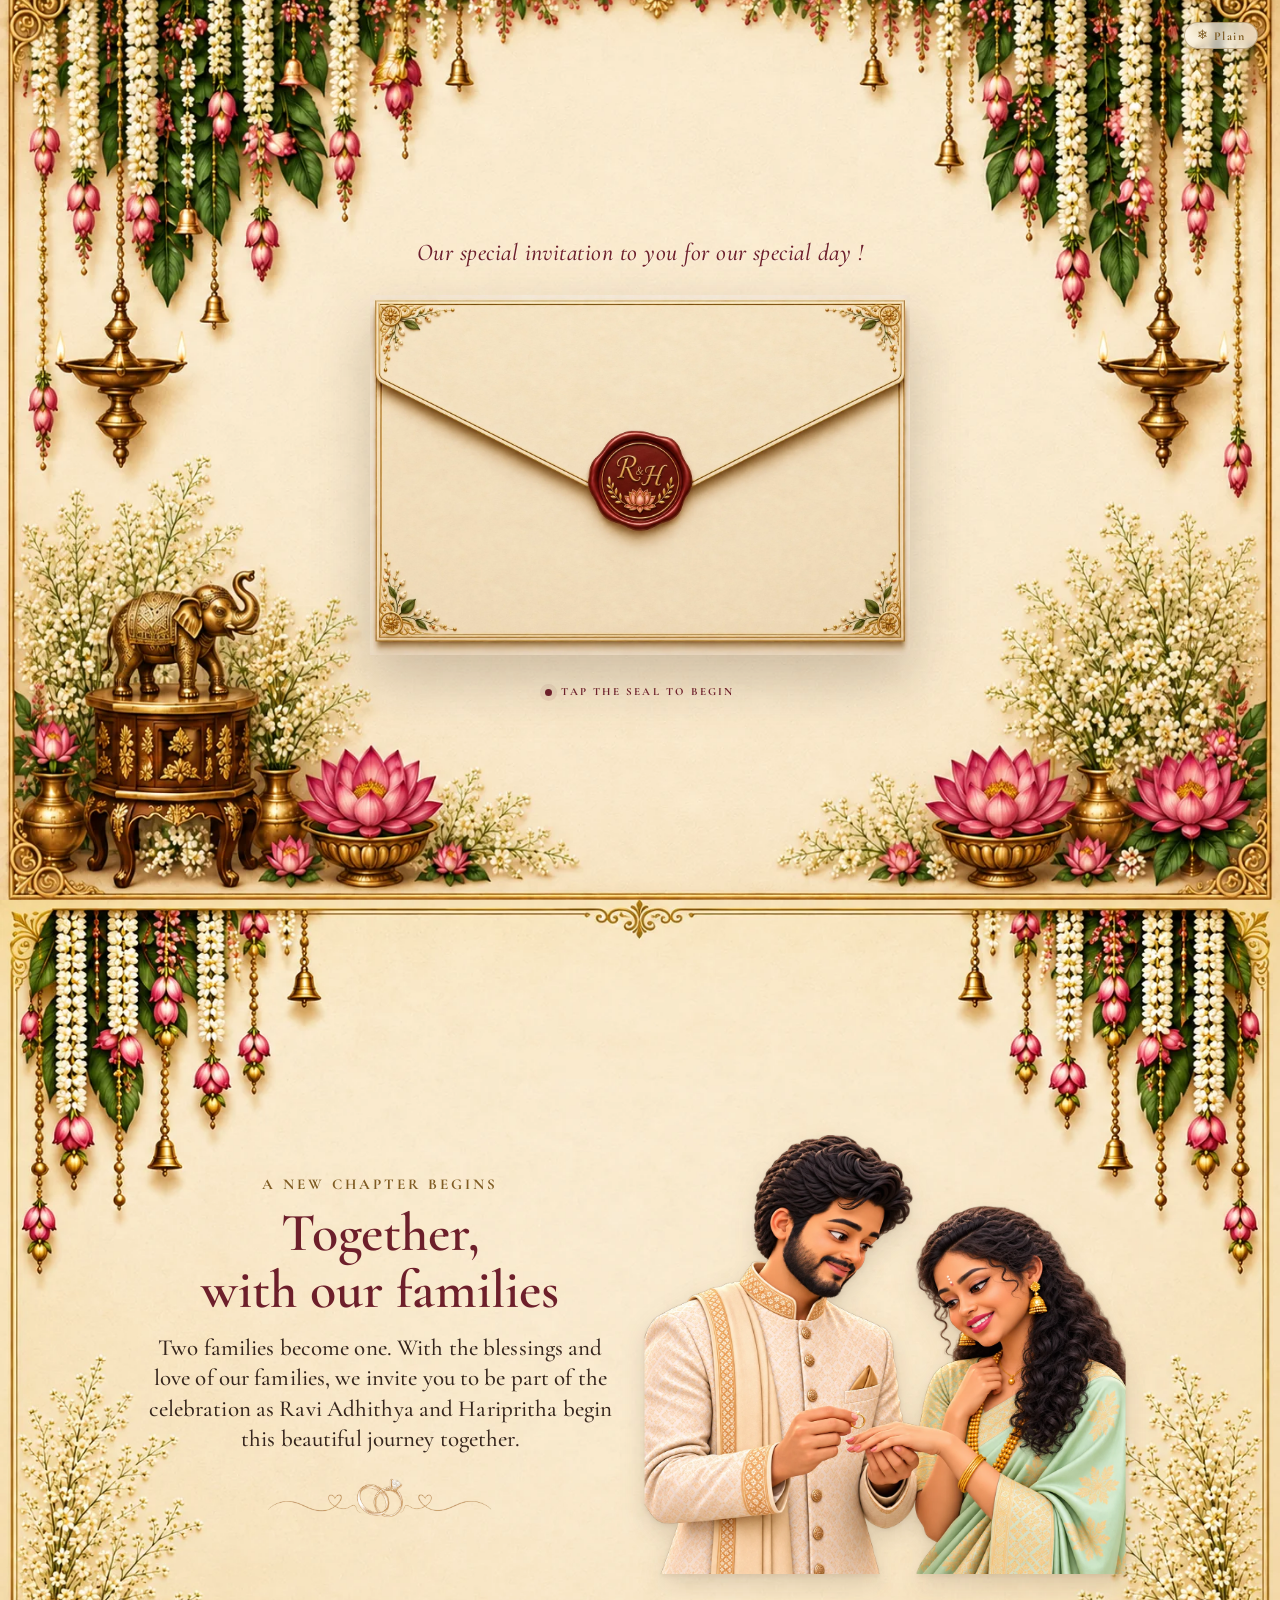
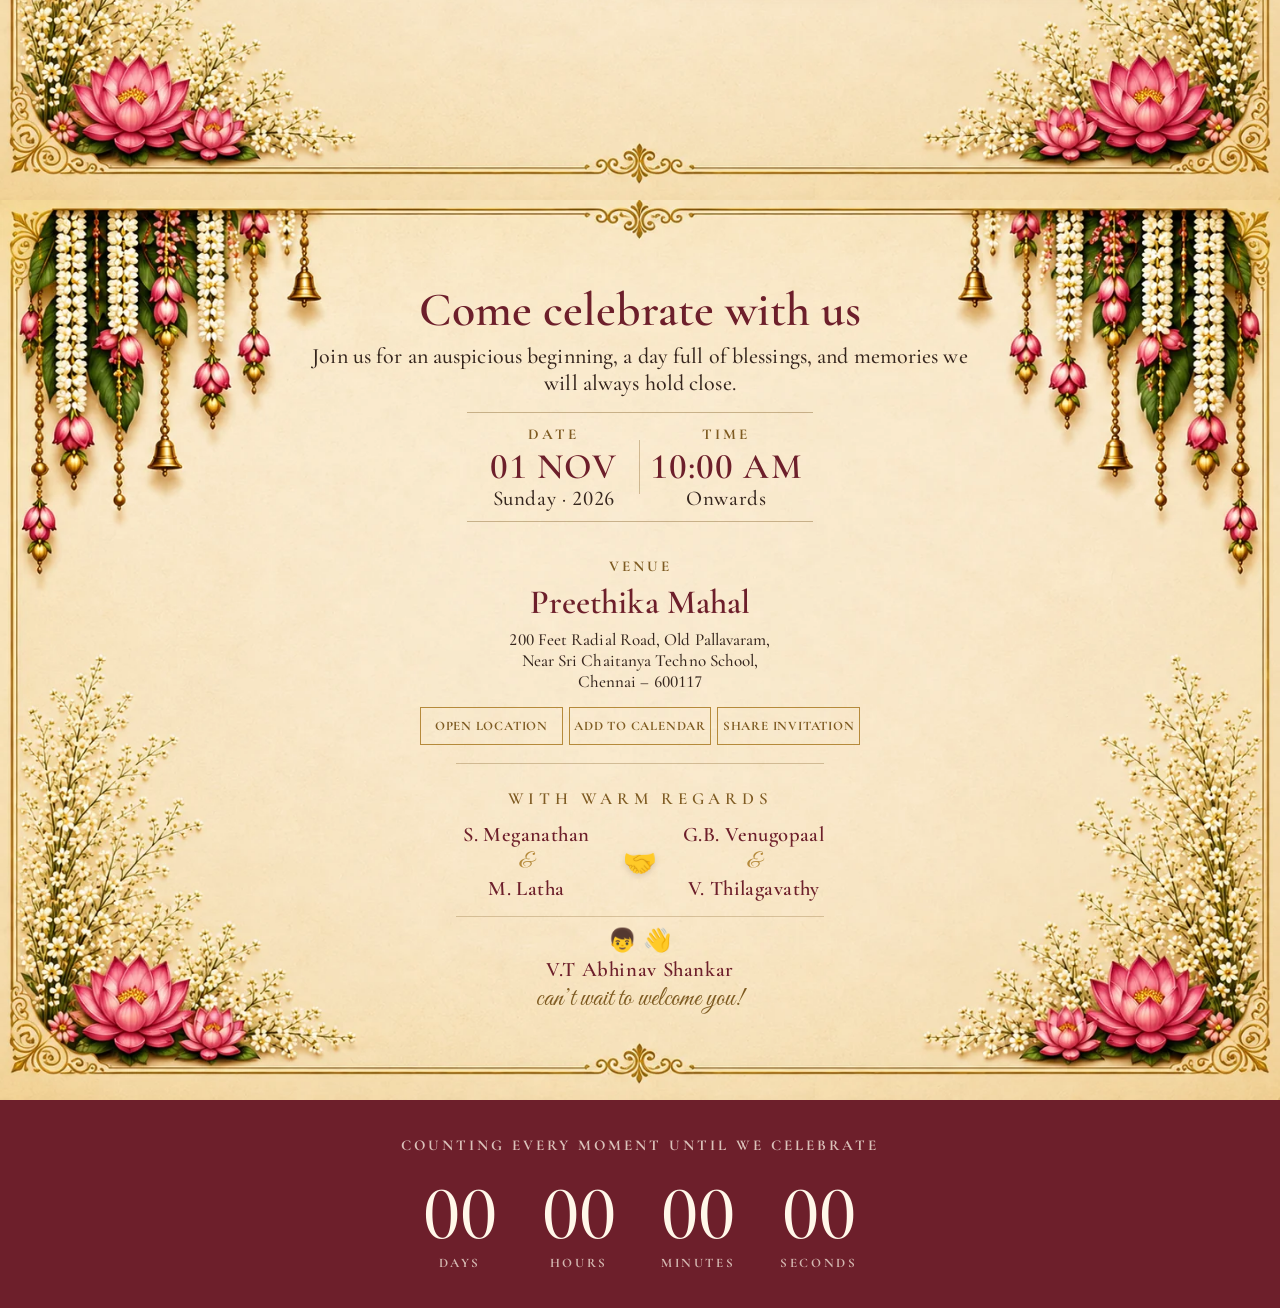
<file: index.html>
<!DOCTYPE html>
<html lang="en">
<head>
<script>if(/[?&]card=1/.test(location.search))document.documentElement.classList.add("card-embed");</script>
<meta charset="UTF-8">
<meta name="viewport" content="width=device-width, initial-scale=1.0">
<title>Ravi Adhithya & Haripritha — Engagement</title>
<meta property="og:title" content="Ravi Adhithya & Haripritha — Engagement Invitation">
<meta property="og:description" content="You are invited to celebrate the engagement of Ravi Adhithya & Haripritha on Sunday, November 1, 2026 at Preethika Mahal, Chennai.">
<meta property="og:url" content="https://engagement-invite-rh.netlify.app/?preview=og-v2">
<meta property="og:image" content="https://engagement-invite-rh.netlify.app/images/og-preview-v2.jpg">
<meta property="og:image:secure_url" content="https://engagement-invite-rh.netlify.app/images/og-preview-v2.jpg">
<meta property="og:image:type" content="image/jpeg">
<meta property="og:image:width" content="1457">
<meta property="og:image:height" content="1079">
<meta property="og:image:alt" content="Ravi Adhithya & Haripritha — Engagement Invitation">
<meta property="og:type" content="website">
<meta name="twitter:card" content="summary_large_image">
<meta name="twitter:title" content="Ravi Adhithya & Haripritha — Engagement Invitation">
<meta name="twitter:description" content="You are invited to celebrate the engagement of Ravi Adhithya & Haripritha on Sunday, November 1, 2026 at Preethika Mahal, Chennai.">
<meta name="twitter:image" content="https://engagement-invite-rh.netlify.app/images/og-preview-v2.jpg">
<meta name="twitter:image:alt" content="Ravi Adhithya & Haripritha — Engagement Invitation">
<meta name="description" content="Engagement invitation for Ravi Adhithya & Haripritha — Sunday, November 1, 2026, Preethika Mahal, Chennai.">

<link rel="preconnect" href="https://fonts.googleapis.com">
<link rel="preconnect" href="https://fonts.gstatic.com" crossorigin>
<link rel="preload" as="image" type="image/webp" href="images/intro.webp" media="(min-width:761px)">
<link rel="preload" as="image" type="image/webp" href="images/intro-mob.webp" media="(max-width:760px)">
<link rel="preload" as="image" type="image/webp" href="images/envelope-closed.webp">
<link rel="stylesheet" href="https://fonts.googleapis.com/css2?family=Cormorant+Garamond:ital,wght@0,400;0,500;0,600;0,700;1,400;1,500&family=Great+Vibes&display=swap">
<link rel="stylesheet" href="css/styles.css">
</head>
<body>

<!-- ============ IMAGE-BASED ENVELOPE OPENING EXPERIENCE ============ -->
<div id="intro" aria-label="Invitation opening">
  <button class="bg-toggle" id="bgToggle" type="button"
          aria-pressed="false" aria-label="Switch to a plain background">
    <span class="bg-toggle-icon" aria-hidden="true">&#10052;</span>
    <span class="bg-toggle-label">Plain</span>
  </button>
  <div class="envelope-stage">
    <div class="scene-eyebrow">Our special invitation to you for our special day !</div>

    <div class="image-envelope-wrap" id="envelopeWrap">
      <div class="image-envelope" id="envelope">
        <img class="envelope-image envelope-closed" id="envelopeClosed" alt="Sealed wedding invitation envelope" src="images/envelope-closed.webp">
        <img class="envelope-image envelope-open" id="envelopeOpen" decoding="async" alt="Opened wedding invitation envelope" src="images/envelope-open.webp">

        <button class="image-seal" id="waxSeal" aria-label="Break the seal to open the invitation">
          <span>R&amp;H</span>
        </button>

        <!-- Invitation card that stays inside the envelope until it is pulled out -->
        <div class="letter-slot" id="letterSlot" aria-hidden="false">
          <div class="letter-card" id="letterCard" role="button" tabindex="0"
               aria-label="Pull the invitation card up to open">
            <span class="letter-arrow" aria-hidden="true">&#8593;</span>
            <div class="card-frame" id="cardFrame" aria-hidden="true"></div>
          </div>
        </div>

      </div>
    </div>

    <div class="scene-instruction" id="sceneCaption">
      <span class="instruction-dot"></span>
      Tap the seal to begin
    </div>

  </div>
</div>


<!-- Portrait suggestion for phones held sideways -->
<div class="rotate-hint" aria-hidden="true">
  <div class="rotate-hint-inner">
    <div class="rotate-icon">&#128241;</div>
    <div class="rotate-text">Please turn your phone upright<br><small>The invitation is designed for portrait view</small></div>
  </div>
</div>

<main>
<section id="home">
  <div class="section-inner hero reveal">
    <div class="tiny">Two hearts · one beautiful beginning</div>
    <div class="script" style="font-size:38px">We're getting</div>
    <h2>Engaged</h2>
    <div class="ornament"><img class="ring-ornament" src="images/rings.webp" alt="Engagement rings"></div>
    <div class="names">Ravi Adhithya <span>&</span> Haripritha</div>
    <div class="ornament"><img class="ring-ornament" src="images/thumbprints_heart.png" alt="Engagement rings"></div>
  </div>
</section>

<section id="story">
  <div class="section-inner story-grid">
    <div class="story-copy reveal">
      <div class="eyebrow">A new chapter begins</div>
      <h3>Together,<br>with our families</h3>
      <p>
        Two families become one. With the blessings and love of our families,
        we invite you to be part of the celebration as Ravi Adhithya and
        Haripritha begin this beautiful journey together.
      </p>
      <div class="ornament story-ring-ornament"><img class="ring-ornament" src="images/rings.webp" alt="Engagement rings"></div>
    </div>
    <div class="couple-photo-wrap reveal">
      <img
        class="couple-photo"
        src="images/couple.webp"
        alt="Ravi Adhithya and Haripritha"
      >
    </div>
  </div>
</section>

<section id="details">
  <div class="section-inner details reveal">
    <h3>Come celebrate with us</h3>
    <p class="lead">Join us for an auspicious beginning, a day full of blessings,
      and memories we will always hold close.</p>

    <div class="detail-row">
      <div class="detail">
        <small>Date</small>
        <strong>01 NOV</strong>
        <em>Sunday &middot; 2026</em>
      </div>
      <div class="detail">
        <small>Time</small>
        <strong>10:00 AM</strong>
        <em>Onwards</em>
      </div>
    </div>

    <div class="venue-label">Venue</div>
    <div class="address">
      <strong>Preethika Mahal</strong><br>
      200 Feet Radial Road, Old Pallavaram,<br>
      Near Sri Chaitanya Techno School,<br>
      Chennai &ndash; 600117
    </div>

    <div class="actions">
      <a class="action" target="_blank"
         href="https://www.google.com/maps/search/?api=1&query=Preethika+Mahal+200+Feet+Radial+Road+Old+Pallavaram+Chennai+600117">
        Open Location
      </a>
      <button class="action" id="calendarBtn">Add to Calendar</button>
      <button class="action" id="shareBtn">Share Invitation</button>
    </div>

    <div class="closing-block">
      <div class="warm-regards">
        <div class="warm-regards-title">With Warm Regards</div>

        <div class="families">
          <div class="family">
            <span class="family-name">S. Meganathan</span>
            <span class="amp">&amp;</span>
            <span class="family-name">M. Latha</span>
          </div>

          <div class="families-join" aria-hidden="true">&#129309;</div>

          <div class="family">
            <span class="family-name">G.B. Venugopaal</span>
            <span class="amp">&amp;</span>
            <span class="family-name">V. Thilagavathy</span>
          </div>
        </div>

        <div class="welcome-note">
          <div class="welcome-emoji" aria-hidden="true">&#128102; &#128075;</div>
          <div class="welcome-name">V.T Abhinav Shankar</div>
          <div class="welcome-line">can&rsquo;t wait to welcome you!</div>
        </div>
      </div>
    </div>
  </div>
</section>

<section id="countdown">
  <div class="section-inner reveal">
    <div class="count-title">Counting every moment until we celebrate</div>
    <div class="timer">
      <div class="unit"><b id="days">00</b><span>DAYS</span></div>
      <div class="unit"><b id="hours">00</b><span>HOURS</span></div>
      <div class="unit"><b id="mins">00</b><span>MINUTES</span></div>
      <div class="unit"><b id="secs">00</b><span>SECONDS</span></div>
    </div>
  </div>
</section>

</main>

<!-- Golden rod + rings: scroll-progress indicator that descends during
     the auto tour and tracks manual scrolling afterwards. -->
<div class="scroll-rod" id="scrollRod" aria-hidden="true">
  <span class="scroll-rod-line"></span>
  <span class="scroll-rod-rings" id="scrollRodRings">
    <img class="scroll-ring-img" src="images/roll-rings.webp" alt="" aria-hidden="true">
  </span>
</div>

<script src="js/main.js" defer></script>

</body>
</html>
</file>
<file: css/styles.css>
:root{
  --cream:#f8f0df;
  --paper:#fffaf0;
  --gold:#b58a3b;
  --deep-gold:#7e5b22;
  --maroon:#6d1f2b;
  --green:#314b32;
  --pink:#b95d70;
  --ink:#35251d;
}

*{box-sizing:border-box}
html{scroll-behavior:smooth}
body{
  margin:0;
  background:#241d18;
  color:var(--ink);
  font-family:'Cormorant Garamond',serif;
  overflow-x:hidden;
}
button,a{font:inherit}

/* ---------- OPENING ---------- */
#intro{
  min-height:100svh;
  position:fixed;
  inset:0;
  z-index:50;
  display:grid;
  place-items:center;
  background:
    radial-gradient(circle at 50% 45%, #fff8e8 0%, #e7d1a5 55%, #9e7438 140%);
  transition:opacity 1s ease, visibility 1s ease;
}
#intro.hide{opacity:0;visibility:hidden;pointer-events:none}

.intro-card{
  width:min(88vw,620px);
  min-height:75vh;
  padding:55px 35px;
  position:relative;
  display:flex;
  flex-direction:column;
  justify-content:center;
  align-items:center;
  text-align:center;
  border:1px solid rgba(126,91,34,.55);
  box-shadow:0 25px 80px rgba(0,0,0,.28);
  background:
    radial-gradient(circle at center, rgba(255,255,255,.75), rgba(248,240,223,.94)),
    repeating-linear-gradient(0deg,transparent 0 3px,rgba(126,91,34,.025) 4px);
  overflow:hidden;
}
.intro-card:before,.intro-card:after{
  content:"";
  position:absolute;
  width:170px;height:170px;
  border:1px solid var(--gold);
  transform:rotate(45deg);
  opacity:.35;
}
.intro-card:before{top:-100px;left:-100px}
.intro-card:after{bottom:-100px;right:-100px}

.eyebrow{
  letter-spacing:.35em;
  text-transform:uppercase;
  font:500 11px 'Montserrat',sans-serif;
  color:var(--deep-gold);
}
.script{
  font-family:'Great Vibes',cursive;
  color:var(--deep-gold);
  font-weight:400;
}
.intro-card h1{
  margin:15px 0 4px;
  font-size:clamp(46px,9vw,82px);
  font-weight:500;
  line-height:.9;
}
.intro-card p{
  font-size:20px;
  margin:10px 0 30px;
}
.seal{
  width:88px;height:88px;border-radius:50%;
  border:1px solid var(--gold);
  display:grid;place-items:center;
  margin:8px 0 32px;
  color:var(--maroon);
  font-size:32px;
  box-shadow:inset 0 0 0 6px rgba(181,138,59,.08);
}
.open-btn{
  border:1px solid var(--deep-gold);
  background:transparent;
  color:var(--deep-gold);
  padding:15px 32px;
  letter-spacing:.22em;
  text-transform:uppercase;
  font:600 11px 'Montserrat',sans-serif;
  cursor:pointer;
  transition:.3s;
}
.open-btn:hover{background:var(--deep-gold);color:white;transform:translateY(-2px)}
.hint{margin-top:14px!important;font:10px 'Montserrat',sans-serif!important;opacity:.6}

/* ---------- SITE ---------- */
main{background:var(--cream)}
section{
  position:relative;
  min-height:100svh;
  display:grid;
  place-items:center;
  padding:90px 20px;
  overflow:hidden;
}
.section-inner{
  width:min(1100px,94vw);
  position:relative;
  z-index:2;
}

/* floral border / hanging garland */
.garland{
  position:absolute;
  top:0;left:0;right:0;
  height:145px;
  pointer-events:none;
}
.strand{
  position:absolute;
  top:0;
  width:2px;
  background:linear-gradient(var(--gold),rgba(181,138,59,.05));
  transform-origin:top;
}
.flower{
  position:absolute;
  bottom:-8px;left:50%;
  transform:translateX(-50%);
  width:22px;height:32px;
}
.flower:before,.flower:after{
  content:"";
  position:absolute;
  width:14px;height:22px;
  border-radius:70% 25% 70% 25%;
  background:var(--pink);
}
.flower:before{left:0;transform:rotate(-28deg)}
.flower:after{right:0;transform:rotate(28deg)}
.leaf{
  position:absolute;
  width:28px;height:12px;
  background:var(--green);
  border-radius:100% 0;
}
.leaf.l{left:-22px;bottom:7px;transform:rotate(-25deg)}
.leaf.r{right:-22px;bottom:7px;transform:scaleX(-1) rotate(-25deg)}

.frame{
  border:1px solid rgba(126,91,34,.6);
  outline:1px solid rgba(126,91,34,.25);
  outline-offset:8px;
}
.ornament{
  color:var(--gold);
  font-size:26px;
  letter-spacing:.2em;
}

/* ---------- HERO ---------- */
#home{
  background:
    radial-gradient(circle at 50% 40%, rgba(255,255,255,.65), transparent 50%),
    linear-gradient(135deg,#f9f2e2,#ead8b5);
}
.hero{
  text-align:center;
  padding:90px 25px;
  max-width:900px;
  margin:auto;
}
.hero .tiny{font:500 12px 'Montserrat',sans-serif;letter-spacing:.3em;color:var(--deep-gold);margin-top:14px;}
.hero h2{
  margin:12px 0 0;
  font-size:clamp(58px,10vw,112px);
  font-weight:500;
  line-height:.82;
}
.names{
  margin:22px 0;
  color:var(--maroon);
  font-size:clamp(28px,5vw,55px);
  letter-spacing:.03em;
}
.names span{font-family:'Great Vibes';font-size:.7em;color:var(--gold)}
.date-line{
  display:flex;
  justify-content:center;
  align-items:center;
  gap:22px;
  font-size:19px;
  margin:22px auto;
}
.date-line i{height:42px;width:1px;background:var(--gold)}
.scroll-note{
  margin-top:50px;
  font:10px 'Montserrat',sans-serif;
  letter-spacing:.2em;
  text-transform:uppercase;
  color:var(--deep-gold);
  animation:breathe 2s infinite;
}
@keyframes breathe{50%{opacity:.35;transform:translateY(5px)}}

/* ---------- STORY ---------- */
#story{background:#f7efdf}
.story-grid{
  display:grid;
  grid-template-columns:1fr 1fr;
  gap:35px;
  align-items:center;
}
.story-copy h3,.details h3{
  font-size:52px;
  font-weight:500;
  margin:0 0 10px;
  color:var(--maroon);
}
.story-copy p{
  font-size:21px;
  line-height:1.45;
  max-width:520px;
}
.story-card{
  min-height:460px;
  display:grid;
  place-items:center;
  position:relative;
  background:rgba(255,250,240,.6);
  padding:30px;
}
.mandala{
  width:min(330px,70vw);
  aspect-ratio:1;
  border:1px solid var(--gold);
  border-radius:50%;
  display:grid;place-items:center;
  position:relative;
}
.mandala:before,.mandala:after{
  content:"";
  position:absolute;
  inset:25px;
  border:1px solid var(--gold);
  transform:rotate(45deg);
}
.mandala:after{inset:55px;border-radius:50%}
.mandala-center{text-align:center;z-index:2}
.mandala-center .heart{font-size:58px;color:var(--maroon)}
.mandala-center div{font:10px 'Montserrat';letter-spacing:.25em;text-transform:uppercase}

/* ---------- DETAILS ---------- */
#details{
  background:
    radial-gradient(circle at 20% 80%,rgba(185,93,112,.08),transparent 30%),
    radial-gradient(circle at 80% 20%,rgba(49,75,50,.08),transparent 30%),
    var(--paper);
}
.details{text-align:center}
.details .lead{font-size:21px;margin-bottom:38px}
.detail-row{
  display:grid;
  grid-template-columns:repeat(3,1fr);
  border-top:1px solid rgba(126,91,34,.4);
  border-bottom:1px solid rgba(126,91,34,.4);
  margin:30px auto;
  max-width:900px;
}
.detail{
  padding:35px 20px;
  position:relative;
}
.detail:not(:last-child):after{
  content:"";position:absolute;right:0;top:25%;height:50%;width:1px;background:rgba(126,91,34,.35)
}
.detail small{
  font:10px 'Montserrat';letter-spacing:.2em;text-transform:uppercase;color:var(--deep-gold)
}
.detail strong{display:block;font-size:30px;font-weight:600;color:var(--maroon);margin-top:8px}
.detail em{font-style:normal;font-size:18px}
.venue{
  font-size:29px;
  color:var(--maroon);
  margin-top:18px;
}
.address{font-size:18px;line-height:1.45}
.actions{display:flex;justify-content:center;gap:12px;flex-wrap:wrap;margin-top:25px}
.action{
  text-decoration:none;
  border:1px solid var(--gold);
  color:var(--deep-gold);
  padding:12px 20px;
  font:600 10px 'Montserrat';
  letter-spacing:.15em;
  text-transform:uppercase;
  background:transparent;
  cursor:pointer;
}
.action:hover{background:var(--deep-gold);color:#fff}

/* ---------- COUNTDOWN ---------- */
#countdown{
  min-height:auto;
  padding:65px 20px;
  background:var(--maroon);
  color:#fff7e9;
  text-align:center;
}
#countdown .section-inner{max-width:850px}
.count-title{font:10px 'Montserrat';letter-spacing:.3em;text-transform:uppercase;opacity:.75}
.timer{
  display:flex;
  justify-content:center;
  gap:clamp(12px,4vw,45px);
  margin-top:20px;
}
.timer .unit{min-width:70px}
.timer b{display:block;font-family:'Montserrat',sans-serif;font-size:clamp(38px,7vw,70px);font-weight:500;font-variant-numeric:lining-nums;font-feature-settings:'lnum' 1;line-height:1}
.timer span{font:9px 'Montserrat';letter-spacing:.2em;opacity:.7}

/* ---------- CLOSING ---------- */
#closing{
  min-height:75svh;
  background:linear-gradient(#f8f0df,#e7d0a3);
  text-align:center;
}
.closing-card{padding:60px 25px}
.closing-card h3{font-size:clamp(58px,10vw,100px);margin:0;color:var(--maroon);font-weight:500}
.closing-card p{font-size:23px;max-width:650px;margin:15px auto 35px;line-height:1.4}
.signature{font-family:'Great Vibes';font-size:43px;color:var(--deep-gold)}
footer{text-align:center;padding:18px;background:#211914;color:#e9d9b8;font:9px 'Montserrat';letter-spacing:.2em}

/* ---------- reveal animations ---------- */
.reveal{opacity:0;transform:translateY(28px);transition:opacity .9s ease,transform .9s ease}
.reveal.visible{opacity:1;transform:none}

/* ---------- responsive ---------- */
@media(max-width:700px){
  section{padding:75px 15px}
  .story-grid{grid-template-columns:1fr}
  .story-card{min-height:350px}
  .detail-row{grid-template-columns:1fr}
  .detail:not(:last-child):after{right:15%;left:15%;top:auto;bottom:0;width:auto;height:1px}
  .detail{padding:25px}
  .detail strong{font-size:26px}
  .hero h2{font-size:65px}
}

/* ---------- COUPLE PORTRAIT ---------- */
.couple-photo-wrap{
  display:flex;
  justify-content:center;
  align-items:center;
  margin:28px auto 8px;
  width:min(720px,94vw);
  position:relative;
}
.couple-photo{
  display:block;
  width:min(680px,94vw);
  max-height:480px;
  height:auto;
  object-fit:contain;
  filter:drop-shadow(0 18px 22px rgba(61,40,25,.16));
  animation:coupleFloat 5s ease-in-out infinite;
}
@keyframes coupleFloat{
  0%,100%{transform:translateY(0)}
  50%{transform:translateY(-5px)}
}
@media(max-width:700px){
  .couple-photo-wrap{margin-top:22px}
  .couple-photo{max-height:390px}
}


/* ---------- MOBILE LAYOUT FIX ---------- */
@media (max-width:700px){

  html, body{
    width:100%;
    max-width:100%;
    overflow-x:hidden;
  }

  section{
    min-height:auto;
    width:100%;
    padding:115px 14px 60px;
  }

  /* Keep the hanging flowers behind the content instead of over it */
  .garland{
    height:92px;
    z-index:0;
  }

  .section-inner{
    width:100%;
    max-width:100%;
  }

  /* Opening screen */
  #intro{
    padding:12px;
  }

  .intro-card{
    width:100%;
    min-height:calc(100svh - 24px);
    max-height:none;
    padding:45px 20px 35px;
  }

  .intro-card .eyebrow{
    font-size:9px;
    letter-spacing:.22em;
  }

  .intro-card h1{
    font-size:clamp(52px,17vw,72px);
  }

  .intro-card p{
    font-size:17px;
    line-height:1.35;
  }

  .seal{
    width:72px;
    height:72px;
    margin:8px 0 24px;
  }

  .open-btn{
    padding:13px 22px;
  }

  /* First invitation screen */
  #home{
    padding-top:105px;
    padding-bottom:55px;
  }

  .hero{
    width:100%;
    padding:25px 4px 10px;
  }

  .hero .tiny{
    font-size:9px;
    line-height:1.5;
    letter-spacing:.18em;
    max-width:290px;
    margin:0 auto 16px;
  }

  .hero .script{
    font-size:31px !important;
  }

  .hero h2{
    margin:7px 0 0;
    font-size:clamp(55px,18vw,78px);
    line-height:.82;
  }

  .ornament{
    font-size:21px;
    margin:15px 0;
  }

  .names{
    margin:13px auto;
    font-size:clamp(25px,8vw,38px);
    line-height:1.05;
  }

  .date-line{
    width:100%;
    max-width:330px;
    margin:16px auto 0;
    display:grid;
    grid-template-columns:1fr;
    gap:5px;
    font-size:12px;
    line-height:1.3;
    letter-spacing:.12em;
  }

  .date-line i{
    width:32px;
    height:1px;
    margin:3px auto;
  }

  .couple-photo-wrap{
    width:100%;
    max-width:360px;
    margin:20px auto 4px;
    padding:0;
  }

  .couple-photo{
    width:100%;
    max-width:360px;
    max-height:285px;
    height:auto;
    object-fit:contain;
  }

  .scroll-note{
    margin-top:25px;
    font-size:8px;
    letter-spacing:.13em;
  }

  /* Story */
  #story{
    padding-top:85px;
  }

  .story-grid{
    grid-template-columns:1fr;
    gap:28px;
  }

  .story-copy{
    text-align:center;
  }

  .story-copy h3,
  .details h3{
    font-size:clamp(42px,12vw,56px);
    line-height:.95;
  }

  .story-copy p{
    font-size:18px;
    line-height:1.45;
  }

  .story-card{
    min-height:300px;
    padding:20px;
  }

  .mandala{
    width:min(250px,72vw);
  }

  /* Details */
  #details{
    padding-top:85px;
  }

  .details .lead{
    font-size:18px;
    line-height:1.4;
    margin:10px auto 25px;
    max-width:330px;
  }

  .detail-row{
    grid-template-columns:1fr;
    width:100%;
    max-width:340px;
    margin:22px auto;
  }

  .detail{
    padding:21px 12px;
  }

  .detail:not(:last-child):after{
    right:12%;
    left:12%;
    top:auto;
    bottom:0;
    width:auto;
    height:1px;
  }

  .detail strong{
    font-size:25px;
  }

  .detail em{
    font-size:15px;
  }

  .venue{
    font-size:24px;
    line-height:1.1;
  }

  .address{
    font-size:16px;
    line-height:1.4;
  }

  .actions{
    gap:8px;
  }

  .action{
    padding:11px 14px;
    font-size:9px;
    letter-spacing:.10em;
  }

  /* Countdown */
  #countdown{
    padding:48px 12px;
  }

  .count-title{
    font-size:9px;
    line-height:1.5;
    max-width:300px;
    margin:auto;
  }

  .timer{
    gap:8px;
    margin-top:22px;
  }

  .timer .unit{
    min-width:62px;
  }

  .timer b{
    font-size:36px;
  }

  .timer span{
    font-size:8px;
  }

  /* Closing */
  #closing{
    min-height:70svh;
    padding:75px 15px 55px;
  }

  .closing-card{
    padding:45px 18px;
    width:100%;
  }

  .closing-card h3{
    font-size:clamp(55px,17vw,82px);
  }

  .closing-card p{
    font-size:18px;
    line-height:1.4;
  }

  .signature{
    font-size:38px;
  }

  footer{
    font-size:8px;
    line-height:1.5;
    padding:16px 12px;
  }
}

/* Extra-small phones */
@media (max-width:380px){
  .intro-card{
    padding-left:15px;
    padding-right:15px;
  }

  .hero h2{
    font-size:58px;
  }

  .couple-photo{
    max-height:250px;
  }

  .names{
    font-size:24px;
  }

  .timer .unit{
    min-width:55px;
  }

  .timer b{
    font-size:31px;
  }
}


/* ---------- SECOND & THIRD PAGE HEADING FIX ---------- */
@media (max-width:700px){

  /* Give the headings their own safe vertical area */
  #story,
  #details{
    overflow: visible;
  }

  #story .section-inner,
  #details .section-inner{
    width:100%;
    max-width:100%;
    position:relative;
    z-index:5;
  }

  #story .story-copy{
    position:relative;
    z-index:6;
    padding:18px 8px 0;
  }

  #story .story-copy h3{
    position:relative;
    z-index:7;
    margin:20px auto 24px;
    padding:0 8px;
    max-width:340px;
    font-size:clamp(39px,10.5vw,52px);
    line-height:1.08;
    letter-spacing:-.01em;
  }

  #story .story-copy p{
    position:relative;
    z-index:7;
    max-width:330px;
    margin:0 auto;
  }

  #story .floral-border,
  #details .floral-border{
    z-index:0;
    height:72px;
    opacity:.48;
  }

  #details .details{
    position:relative;
    z-index:6;
    padding-top:28px;
  }

  #details .details .eyebrow{
    position:relative;
    z-index:7;
    margin-bottom:16px;
  }

  #details .details h3{
    position:relative;
    z-index:7;
    max-width:340px;
    margin:14px auto 20px;
    padding:0 10px;
    font-size:clamp(39px,10.5vw,53px);
    line-height:1.08;
    letter-spacing:-.01em;
  }

  #details .details .lead{
    position:relative;
    z-index:7;
    margin-top:0;
  }
}


/* ---------- FINAL MOBILE TOP-SPACING FIX ---------- */
@media (max-width:700px){

  /* The hanging floral decoration gets its own space.
     Nothing below it is allowed to occupy the same area. */
  #story,
  #details{
    padding-top:170px !important;
  }

  #story .garland,
  #details .garland{
    height:82px;
    z-index:0;
    overflow:hidden;
    opacity:.72;
  }

  #story .section-inner,
  #details .section-inner{
    margin-top:0;
    padding-top:0;
  }

  #story .story-copy,
  #details .details{
    padding-top:0 !important;
    margin-top:0 !important;
  }

  #story .story-copy .eyebrow,
  #details .details .eyebrow{
    display:block;
    position:relative;
    margin:0 auto 20px !important;
    padding:0;
    line-height:1.5;
    text-align:center;
  }

  #story .story-copy h3,
  #details .details h3{
    display:block;
    position:relative;
    margin:0 auto 24px !important;
    padding:0 10px;
    line-height:1.12 !important;
    max-width:340px;
    text-align:center;
  }

  #story .story-copy p,
  #details .details .lead{
    position:relative;
    margin-left:auto;
    margin-right:auto;
  }

  /* Keep the two headings comfortably separated from the decoration
     even on very small phones. */
  @media (max-width:380px){
    #story,
    #details{
      padding-top:155px !important;
    }

    #story .story-copy .eyebrow,
    #details .details .eyebrow{
      margin-bottom:18px !important;
      font-size:9px;
    }

    #story .story-copy h3,
    #details .details h3{
      font-size:40px !important;
      line-height:1.14 !important;
    }
  }
}


/* =========================================================
   FINAL RESPONSIVE LAYOUT
   One layout that adapts cleanly to desktop + mobile.
   ========================================================= */

*,
*::before,
*::after {
  box-sizing: border-box;
}

html,
body {
  width: 100%;
  max-width: 100%;
  overflow-x: hidden;
}

img {
  max-width: 100%;
}

section {
  width: 100%;
}

.section-inner {
  width: min(1060px, calc(100% - 40px));
  max-width: 1060px;
}

/* Keep decorative florals visually behind content */
.floral-border {
  z-index: 0 !important;
}

.hero,
.story-grid,
.details,
.rsvp-grid,
.closing-card {
  position: relative;
  z-index: 5;
}

/* Couple image */
.couple-photo-wrap {
  width: min(620px, 92vw);
  margin: clamp(18px, 3vw, 34px) auto 4px;
}

.couple-photo {
  display: block;
  width: 100%;
  max-height: min(470px, 48vh);
  object-fit: contain;
}

/* ---------------- DESKTOP ---------------- */
@media (min-width: 761px) {

  section {
    min-height: 660px;
    padding: 120px 20px 90px;
  }

  #home {
    padding-top: 80px;
  }

  .hero {
    padding-top: 45px;
  }

  .hero .tiny {
    margin-bottom: 20px;
  }

  .hero h2 {
    margin: -4px 0 12px;
  }

  .date-line {
    flex-wrap: wrap;
  }

  #story {
    padding-top: 125px;
  }

  #story .story-copy {
    padding-top: 15px;
  }

  #details {
    padding-top: 125px;
  }

  #details .details {
    padding-top: 10px;
  }

  #rsvp {
    padding-top: 115px;
  }

  .couple-photo-wrap {
    max-width: 620px;
  }
}

/* ---------------- TABLET / MOBILE ---------------- */
@media (max-width: 760px) {

  section {
    min-height: auto;
    padding: 125px 16px 65px;
  }

  .section-inner {
    width: min(100%, 560px);
  }

  /* Never allow the decorative top border to overlap content */
  .floral-border {
    height: 75px;
    opacity: .48;
  }

  /* HOME */
  #home {
    min-height: 100svh;
    padding: 100px 14px 45px;
    display: flex;
    align-items: center;
  }

  #home .hero {
    width: 100%;
    padding: 20px 0 0;
  }

  .hero .tiny {
    margin-top:12px;
    max-width: 300px;
    margin: 0 auto 17px;
    font-size: 9px;
    line-height: 1.5;
  }

  .hero .script {
    font-size: clamp(30px, 8vw, 42px);
  }

  .hero h2 {
    margin: 5px 0 0;
    font-size: clamp(58px, 17vw, 88px);
    line-height: .86;
  }

  .names {
    margin: 14px auto 0;
    font-size: clamp(24px, 7.5vw, 40px);
    line-height: 1.1;
  }

  .date-line {
    width: min(330px, 100%);
    margin: 17px auto 0;
    display: grid;
    grid-template-columns: 1fr;
    gap: 4px;
    font-size: 9px;
    line-height: 1.4;
  }

  .date-line i {
    width: 26px;
    height: 1px;
    margin: 3px auto;
  }

  .couple-photo-wrap {
    width: min(360px, 92vw);
    margin: 18px auto 0;
  }

  .couple-photo {
    max-height: 300px;
  }

  .scroll-note {
    margin-top: 22px;
    font-size: 8px;
  }

  /* STORY */
  #story {
    padding-top: 130px;
    padding-bottom: 65px;
  }

  #story .section-inner {
    width: min(100%, 500px);
  }

  .story-grid {
    grid-template-columns: 1fr;
    gap: 28px;
  }

  .story-copy {
    padding: 0 8px;
    text-align: center;
  }

  .story-copy .eyebrow {
    margin: 0 auto 18px;
    line-height: 1.5;
  }

  .story-copy h3 {
    max-width: 340px;
    margin: 0 auto 22px;
    font-size: clamp(40px, 11vw, 56px);
    line-height: 1.08;
  }

  .story-copy p {
    max-width: 350px;
    margin: 0 auto;
    font-size: 18px;
    line-height: 1.48;
  }

  .story-card {
    width: min(100%, 390px);
    min-height: 300px;
    margin: 0 auto;
  }

  .mandala {
    width: min(250px, 70vw);
  }

  /* DETAILS */
  #details {
    padding-top: 130px;
    padding-bottom: 70px;
  }

  .details {
    text-align: center;
  }

  .details .eyebrow {
    margin-bottom: 18px;
    line-height: 1.5;
  }

  .details h3 {
    max-width: 350px;
    margin: 0 auto 20px;
    font-size: clamp(40px, 11vw, 56px);
    line-height: 1.08;
  }

  .details .lead {
    max-width: 350px;
    margin: 0 auto 28px;
    font-size: 18px;
    line-height: 1.45;
  }

  .detail-row {
    width: min(100%, 350px);
    grid-template-columns: 1fr;
    gap: 0;
    margin: 0 auto 30px;
  }

  .detail {
    padding: 20px 12px;
  }

  .detail strong {
    font-size: 26px;
  }

  .venue {
    font-size: 13px;
    line-height: 1.4;
  }

  .address {
    max-width: 330px;
    margin: 10px auto 0;
    font-size: 17px;
    line-height: 1.45;
  }

  .actions {
    max-width: 360px;
    margin: 25px auto 0;
  }

  .action {
    padding: 11px 14px;
    font-size: 9px;
  }

  /* COUNTDOWN */
  #countdown {
    min-height: 330px;
    padding: 55px 12px;
  }

  .count-title {
    max-width: 340px;
    margin: 0 auto;
    font-size: clamp(24px, 7vw, 34px);
    line-height: 1.15;
  }

  .timer {
    gap: 8px;
    margin-top: 28px;
  }

  .unit {
    min-width: 62px;
  }

  .unit b {
    font-size: clamp(32px, 10vw, 46px);
  }

  /* RSVP */
  #rsvp {
    padding-top: 90px;
    padding-bottom: 70px;
  }

  .rsvp-grid {
    grid-template-columns: 1fr;
    gap: 28px;
  }

  .rsvp-copy {
    text-align: center;
    padding: 0 8px;
  }

  .rsvp-copy h3 {
    max-width: 350px;
    margin: 17px auto;
    font-size: clamp(40px, 11vw, 56px);
    line-height: 1.08;
  }

  .rsvp-copy p {
    max-width: 340px;
    margin: 0 auto;
    font-size: 18px;
  }

  .rsvp-card {
    width: min(100%, 390px);
    margin: 0 auto;
    padding: 40px 22px;
  }

  /* CLOSING */
  #closing {
    min-height: 620px;
    padding: 105px 14px 60px;
  }

  .closing-card {
    width: min(100%, 560px);
    padding: 52px 20px;
  }

  .closing-card h3 {
    font-size: clamp(52px, 15vw, 78px);
    line-height: .95;
  }

  .closing-card p {
    font-size: 18px;
    line-height: 1.45;
  }

  .signature {
    font-size: clamp(38px, 10vw, 50px);
  }

  footer {
    padding: 18px 12px;
    font-size: 8px;
    line-height: 1.5;
  }
}

/* ---------------- VERY SMALL PHONES ---------------- */
@media (max-width: 380px) {

  section {
    padding-left: 12px;
    padding-right: 12px;
  }

  #home {
    padding-top: 92px;
  }

  .hero h2 {
    font-size: 58px;
  }

  .names {
    font-size: 23px;
  }

  .couple-photo-wrap {
    width: 94vw;
  }

  .couple-photo {
    max-height: 255px;
  }

  #story,
  #details {
    padding-top: 120px;
  }

  .story-copy h3,
  .details h3,
  .rsvp-copy h3 {
    font-size: 39px;
  }

  .story-copy p,
  .details .lead,
  .rsvp-copy p,
  .closing-card p {
    font-size: 17px;
  }

  .timer .unit {
    min-width: 54px;
  }

  .unit b {
    font-size: 30px;
  }
}


/* =========================================================
   IMAGE-BASED ENVELOPE OPENING
   Uses the supplied closed + opened envelope artwork.
   Both images are embedded below in the HTML, so no external
   envelope assets are required on the recipient's device.
   ========================================================= */
#intro{
  position:fixed;
  inset:0;
  z-index:100;
  display:grid;
  place-items:center;
  min-height:100svh;
  padding:18px;
  overflow:hidden;
  background:
    radial-gradient(circle at 50% 30%,rgba(255,255,255,.72),transparent 34%),
    linear-gradient(160deg,#fbf5e8 0%,#ead8b5 55%,#d0ae71 100%);
  transition:opacity .85s cubic-bezier(.65,0,.35,1),visibility .85s;
}
#intro.hide{opacity:0;visibility:hidden;pointer-events:none}
.envelope-stage{
  width:min(1120px,100%);
  min-height:100svh;
  display:flex;
  flex-direction:column;
  align-items:center;
  justify-content:center;
  text-align:center;
  position:relative;
  padding:18px 0;
}
.scene-eyebrow{
  font:500 10px 'Montserrat',sans-serif;
  letter-spacing:.28em;
  text-transform:uppercase;
  color:var(--deep-gold);
  opacity:.9;
  margin-bottom:16px;
  animation:sceneFadeIn 1s ease both;
}
.image-envelope-wrap{
  position:relative;
  width:min(920px,94vw);
  animation:envelopeEnter 1.1s cubic-bezier(.22,.61,.36,1) both;
}
.image-envelope{
  position:relative;
  width:100%;
  aspect-ratio:3 / 2;
  filter:drop-shadow(0 24px 28px rgba(61,40,25,.24));
  overflow:visible;
}
.envelope-image{
  position:absolute;
  inset:0;
  width:100%;
  height:100%;
  object-fit:contain;
  display:block;
  user-select:none;
  -webkit-user-drag:none;
  transition:opacity .85s cubic-bezier(.65,0,.35,1),transform .95s cubic-bezier(.22,.61,.36,1),filter .85s ease;
}
.envelope-closed{opacity:1;transform:scale(1);z-index:2}
.envelope-open{opacity:0;transform:scale(.985);z-index:1}
.image-envelope.opened .envelope-closed{opacity:0;transform:scale(1.025);filter:brightness(1.02)}
.image-envelope.opened .envelope-open{opacity:1;transform:scale(1);z-index:3}
.image-seal{
  position:absolute;
  left:50%;
  top:51%;
  width:108px;
  height:108px;
  transform:translate(-50%,-50%);
  border:0;
  border-radius:50%;
  background:transparent;
  color:#f5dfb7;
  cursor:pointer;
  z-index:8;
  display:grid;
  place-items:center;
  transition:opacity .45s ease,transform .45s ease;
  text-shadow:0 1px 2px rgba(0,0,0,.35);
}
.image-seal span{
  font:600 0/1 'Cormorant Garamond',serif;
  color:transparent;
}
.image-seal:hover{transform:translate(-50%,-50%) scale(1.05)}
.image-envelope.opened .image-seal{opacity:0;pointer-events:none;transform:translate(-50%,-50%) scale(.72)}
.scene-instruction{
  display:flex;align-items:center;gap:9px;margin-top:14px;
  font:200 2px 'Montserrat',sans-serif;letter-spacing:.2em;text-transform:uppercase;color:var(--maroon);
  min-height:20px;animation:sceneFadeIn 1s .4s ease both;
}
.instruction-dot{width:7px;height:7px;border-radius:50%;background:var(--maroon);box-shadow:0 0 0 5px rgba(109,31,43,.08);animation:dotPulse 1.7s infinite}
.scene-date{margin-top:9px;font:9px 'Montserrat',sans-serif;letter-spacing:.17em;color:var(--deep-gold);opacity:.72}
@keyframes dotPulse{0%,100%{transform:scale(1);opacity:.7}50%{transform:scale(1.3);opacity:1}}
@keyframes envelopeEnter{from{opacity:0;transform:translateY(22px) scale(.96)}to{opacity:1;transform:none}}
@keyframes sceneFadeIn{from{opacity:0;transform:translateY(8px)}to{opacity:1;transform:none}}
/* Pop-up engagement card — appears after the supplied envelope opens */
.engagement-popup{
  position:absolute;
  left:50%;
  top:58%;
  width:min(390px,42vw);
  min-height:250px;
  transform:translate(-50%,-50%) translateY(42px) scale(.78);
  opacity:0;
  visibility:hidden;
  pointer-events:none;
  z-index:20;
  border:1px solid rgba(126,91,34,.22);
  border-radius:2px;
  background:linear-gradient(180deg,#fffdf7 0%,#f5ead7 100%);
  box-shadow:0 20px 38px rgba(61,40,25,.28),0 3px 8px rgba(61,40,25,.12);
  display:flex;
  flex-direction:column;
  align-items:center;
  justify-content:center;
  padding:42px 22px 28px;
  color:var(--ink);
  cursor:pointer;
  transition:opacity .55s ease,transform .8s cubic-bezier(.34,1.56,.64,1),visibility .55s;
}
.engagement-popup::before{
  content:"";
  position:absolute;
  inset:10px;
  border:1px solid rgba(181,138,59,.24);
  pointer-events:none;
}
.image-envelope-wrap.opened + .engagement-popup{
  opacity:1;
  visibility:visible;
  pointer-events:auto;
  transform:translate(-50%,-50%) translateY(0) scale(1);
}
.popup-arrow{
  position:absolute;
  top:-1px;
  left:50%;
  transform:translate(-50%,0);
  width:68px;
  height:46px;
  display:grid;
  place-items:center;
  border-radius:0 0 15px 15px;
  background:var(--maroon);
  color:#f8e8c6;
  font:28px Arial,sans-serif;
  box-shadow:0 5px 10px rgba(61,40,25,.18);
}
.popup-script{
  font:34px 'Great Vibes',cursive;
  color:var(--deep-gold);
  line-height:1;
  margin-top:8px;
}
.popup-title{
  font:500 54px 'Cormorant Garamond',serif;
  color:var(--maroon);
  line-height:.95;
  margin-top:5px;
}
.popup-hint{
  margin-top:23px;
  font:600 8px 'Montserrat',sans-serif;
  letter-spacing:.22em;
  color:var(--deep-gold);
  animation:hintFloat 1.7s ease-in-out infinite;
}
.engagement-popup:active{transform:translate(-50%,-50%) translateY(2px) scale(.98)!important}

@media(max-width:760px){
  #intro{padding:10px}
  .envelope-stage{padding:12px 0}
  .scene-eyebrow{font-size:8px;letter-spacing:.18em;margin-bottom:10px}
  .image-envelope-wrap{width:96vw}
  .engagement-popup{
    width:min(285px,62vw);
    min-height:190px;
    top:58%;
    padding:34px 14px 20px;
  }
  .popup-arrow{width:54px;height:38px;font-size:22px}
  .popup-script{font-size:25px}
  .popup-title{font-size:38px}
  .popup-hint{font-size:6.5px;margin-top:16px}
  .image-seal{width:76px;height:76px;top:51%}
  .scene-instruction{margin-top:10px;font-size:8px}
  .scene-date{font-size:7px;margin-top:6px}
}
@media(max-width:380px){
  .scene-eyebrow{margin-bottom:7px}
  .image-envelope-wrap{width:98vw}
  .engagement-popup{
    width:min(270px,70vw);
    min-height:175px;
    top:58%;
  }
  .popup-script{font-size:23px}
  .popup-title{font-size:35px}
  .popup-hint{font-size:6px}
  .image-seal{width:66px;height:66px}
}
@media(prefers-reduced-motion:reduce){
  .envelope-image,.image-seal,#intro,.scene-eyebrow,.scene-instruction,.image-envelope-wrap,.instruction-dot{animation:none!important;transition:none!important}
}

/* Supplied engagement-ring artwork */
.ring-ornament{
  width:min(520px,86vw);
  height:auto;
  display:block;
  margin:8px auto 0;
  object-fit:contain;
}

@media(max-width:760px){
  .ring-ornament{
    width:min(360px,88vw);
    margin-top:8px;
  }
}

/* Date/time readability */
.date-line{
  font-size:clamp(18px, 2.3vw, 23px);
  line-height:1.35;
  font-variant-numeric:lining-nums;
  font-feature-settings:"lnum" 1;
}
.date-line .date-text,
.date-line .time-text{
  font:inherit;
  font-size:1em;
  line-height:inherit;
  letter-spacing:inherit;
}
@media(max-width:760px){
  .date-line{
    font-size:clamp(16px, 4.4vw, 20px);
    letter-spacing:.08em;
    line-height:1.45;
  }
}


.ornament .cross-rings{
  vertical-align:middle;
}

/* Story section ring placement */
.story-ring-ornament{
  text-align:left;
}

.story-ring-ornament .ring-ornament{
  margin-left:-24px;
  margin-right:0;
}

@media(max-width:760px){
  .story-ring-ornament .ring-ornament{
    margin-left:-10px;
  }
}



/* =========================================================
   BG2 — supplied floral frame as the background for every page
   ========================================================= */
body, main {
  background-image: url('../images/bg.webp') !important;
  background-repeat: no-repeat !important;
  background-position: center center !important;
  background-size: 100% 100% !important;
  background-attachment: scroll !important;
}

#intro,
main section,
footer {
  background-image: url('../images/bg.webp') !important;
  background-repeat: no-repeat !important;
  background-position: center center !important;
  background-size: 100% 100% !important;
}

/* Keep the content readable over the detailed floral artwork. */
main section {
  background-color: transparent !important;
}

#countdown {
  color: var(--maroon) !important;
}
#countdown .count-title,
#countdown .timer span {
  color: var(--deep-gold) !important;
  opacity: 1 !important;
}

footer {
  color: var(--deep-gold) !important;
}

@media (max-width: 760px) {
  #intro,
  main section,
  footer {
    background-size: 100% 100% !important;
    background-position: center center !important;
  }
}

/* =========================================================
   FINAL DECORATION FIX
   Remove the CSS/JS hanging garlands from all pages.
   Keep BG2.png as the page frame/background.
   Countdown returns to the original solid dark maroon.
   ========================================================= */
.garland,
.strand,
.flower,
.leaf {
  display: none !important;
}

#countdown {
  background: var(--maroon) !important;
  background-image: none !important;
  color: #fff7e9 !important;
}

#countdown .count-title {
  color: #fff7e9 !important;
  opacity: .75 !important;
}

#countdown .timer span {
  color: #fff7e9 !important;
  opacity: .7 !important;
}


/* =========================================================
   FINAL TYPOGRAPHY + STORY POSITION FIX
   ========================================================= */
/* Use a clean sans-serif for the date/time so the numeral 1
   is clearly distinguishable from a capital I, while keeping
   the letters and numbers visually balanced. */
#details .detail:nth-child(1) strong,
#details .detail:nth-child(1) em,
#details .detail:nth-child(2) strong,
#details .detail:nth-child(2) em {
  font-family:'Montserrat',sans-serif;
  font-variant-numeric:lining-nums;
  font-feature-settings:'lnum' 1;
}

#details .detail:nth-child(1) strong,
#details .detail:nth-child(2) strong {
  font-size:28px;
  font-weight:600;
  letter-spacing:.03em;
}

#details .detail:nth-child(1) em,
#details .detail:nth-child(2) em {
  font-size:16px;
  font-weight:500;
  letter-spacing:.03em;
}

/* Move the story wording inward so the BG2 border/florals never
   crowd or overlap the text. */
@media (min-width:761px){
  #story .story-copy{
    padding-left:55px;
    padding-right:20px;
  }
}

@media (max-width:760px){
  #story .story-copy{
    padding-left:28px;
    padding-right:28px;
  }
}


/* =========================================================
   ENVELOPE PAGE ONLY — supplied floral frame background
   ========================================================= */
#intro {
  background-image: url("../images/bg-intro.webp") !important;
  background-repeat: no-repeat !important;
  background-position: center center !important;
  background-size: 100% 100% !important;
  background-attachment: scroll !important;
}

/* FINAL FRAME CLEANUP
   Remove the rectangular square borders from the Story and Closing pages
   so both cards blend naturally into the supplied floral background. */
.frame{
  border:none !important;
  outline:none !important;
  box-shadow:none;
}


/* =========================================================
   SMALL, PROPORTIONAL ENVELOPE OPENING
   Keep the envelope visually centered and compact so the user
   gets a clear feeling of opening a real invitation envelope.
   ========================================================= */
#intro{
  padding:20px !important;
  overflow:hidden !important;
  display:grid !important;
  place-items:center !important;
}

.envelope-stage{
  width:100% !important;
  height:100% !important;
  min-height:100svh !important;
  padding:0 !important;
  margin:0 !important;
  display:flex !important;
  flex-direction:column !important;
  align-items:center !important;
  justify-content:center !important;
  position:relative !important;
}

.envelope-wrap{
  position:relative !important;
  inset:auto !important;
  width:min(520px,78vw) !important;
  height:auto !important;
  max-width:520px !important;
  margin:0 auto !important;
  padding:0 !important;
  perspective:1400px;
}

.envelope{
  width:100% !important;
  height:auto !important;
  aspect-ratio:3 / 2 !important;
  margin:0 !important;
  filter:drop-shadow(0 20px 28px rgba(61,40,25,.22));
}

.envelope-pocket{
  border-radius:6px !important;
}

/* Keep the opening text clearly separated from the envelope. */
/* Keep the heading behind the envelope/card while the card is pulled out.
   The envelope wrapper is a stacking context because of its animation, so
   the heading must sit in a lower sibling stacking layer. */
.scene-eyebrow{
  position:relative !important;
  top:auto !important;
  left:auto !important;
  right:auto !important;
  z-index:1 !important;
  margin:0 0 26px !important;
  pointer-events:none;
}
.image-envelope-wrap{
  position:relative !important;
  z-index:2 !important;
}

.scene-instruction{
  position:relative !important;
  left:auto !important;
  right:auto !important;
  bottom:auto !important;
  z-index:20 !important;
  justify-content:center !important;
  margin:28px 0 0 !important;
  pointer-events:none;
}

.scene-date{
  position:relative !important;
  left:auto !important;
  right:auto !important;
  bottom:auto !important;
  z-index:20 !important;
  margin:12px 0 0 !important;
  text-align:center;
  pointer-events:none;
}

/* The card that appears from the envelope remains slightly smaller
   than the envelope so the flap/opening is visually obvious. */
.inner-letter,
.card-peek{
  width:72% !important;
}

@media (max-width:760px){
  #intro{
    padding:14px !important;
  }

  .envelope-stage{
    justify-content:center !important;
  }

  .scene-eyebrow{
    margin:0 0 20px !important;
    font-size:8px !important;
    letter-spacing:.18em !important;
  }

  .envelope-wrap{
    width:min(360px,82vw) !important;
    max-width:360px !important;
  }

  .wax-seal{
    width:58px !important;
    height:58px !important;
  }

  .wax-seal span{
    font-size:12px !important;
  }

  .scene-instruction{
    margin-top:22px !important;
    font-size:8px !important;
  }

  .scene-date{
    margin-top:10px !important;
    font-size:7px !important;
  }

  .inner-letter,
  .card-peek{
    width:72% !important;
  }

  .card-peek{
    padding:14px 10px 12px !important;
  }

  .peek-script{
    font-size:21px !important;
  }

  .peek-title{
    font-size:30px !important;
  }

  .peek-names{
    font-size:15px !important;
  }
}

@media (max-width:380px){
  #intro{
    padding:10px !important;
  }

  .scene-eyebrow{
    margin-bottom:16px !important;
  }

  .envelope-wrap{
    width:78vw !important;
    max-width:320px !important;
  }

  .wax-seal{
    width:54px !important;
    height:54px !important;
  }

  .scene-instruction{
    margin-top:18px !important;
  }

  .scene-date{
    margin-top:8px !important;
  }

  .peek-title{
    font-size:27px !important;
  }

  .peek-script{
    font-size:19px !important;
  }
}

/* Envelope opening screen — dedicated intro frames.
   Desktop uses the landscape intro.png; phones use the portrait
   intro-mob.png (see the mobile override at the end of the file).
   'cover' fills edge to edge with no distortion. */
html body #intro {
  background-color: var(--cream) !important;
  background-image: url("../images/intro.webp") !important;
  background-repeat: no-repeat !important;
  background-position: center center !important;
  background-size: cover !important;
  background-attachment: scroll !important;
}


/* Mobile-specific BG2 frame: preserves the floral artwork proportions instead of vertically stretching the desktop 4:3 artwork. */
@media (max-width: 760px) {
  html, body {
    width: 100%;
    max-width: 100%;
    overflow-x: hidden;
  }

  #intro,
  main section,
  footer {
    background-image: url("../images/bg-mobile.webp") !important;
    background-repeat: no-repeat !important;
    background-position: center center !important;
    background-size: 100% 100% !important;
    background-attachment: scroll !important;
  }

  /* Give mobile pages a little more breathing room and keep the invitation artwork behind content. */
  main section {
    position: relative;
    isolation: isolate;
  }

  main section > .section-inner {
    width: min(100%, 560px);
    margin-left: auto;
    margin-right: auto;
  }

  #home {
    min-height: 100svh;
  }

  #home .hero {
    max-width: 100%;
  }

  .hero h2 {
    font-size: clamp(50px, 15vw, 78px);
    line-height: .9;
  }

  .names {
    font-size: clamp(23px, 7.2vw, 38px);
  }

  .couple-photo-wrap {
    width: min(88vw, 340px);
    max-width: 340px;
    margin-left: auto;
    margin-right: auto;
  }

  .couple-photo {
    width: 100%;
    max-width: 340px;
    max-height: 280px;
    object-fit: contain;
  }

  #story .story-grid,
  #details .detail-row,
  #rsvp .rsvp-grid {
    width: 100%;
  }

  #story .story-card,
  #details .detail-row,
  #rsvp .rsvp-card {
    max-width: 100%;
  }

  #countdown .timer {
    width: 100%;
    max-width: 360px;
    margin-left: auto;
    margin-right: auto;
    justify-content: space-between;
  }

  #countdown .timer .unit {
    min-width: 0;
    flex: 1 1 0;
  }

  #countdown .unit b {
    font-size: clamp(28px, 9vw, 42px);
  }

  #closing {
    min-height: 620px;
  }
}


/* Couple photo moved from page 1 to page 2 (Story). */
#story .story-grid{
  grid-template-columns:minmax(0,1fr) minmax(0,1fr);
  align-items:center;
}
#story .couple-photo-wrap{
  width:min(620px,92vw);
  margin:0 auto;
}
#story .couple-photo{
  width:100%;
  max-height:520px;
  object-fit:contain;
}
@media(max-width:760px){
  #story .story-grid{
    grid-template-columns:1fr;
  }
  #story .couple-photo-wrap{
    width:min(360px,92vw);
    margin:8px auto 0;
  }
  #story .couple-photo{
    max-height:390px;
  }
}


.warm-regards{
  margin-top:30px;
  text-align:center;
  color:var(--deep-gold);
  font-family:'Montserrat',sans-serif;
}
.warm-regards-title{
  font-size:12px;
  font-weight:600;
  letter-spacing:.28em;
  margin-bottom:14px;
}
.warm-regards-names{
  font-size:11px;
  line-height:1.65;
  letter-spacing:.12em;
  margin-top:5px;
}
.warm-regards-names .family-indent{
  display:inline-block;
  margin-left:3.4em;
}
.warm-regards-handshake{
  margin:10px 0 8px;
  font-size:18px;
  line-height:1;
}
/* wave-and-smile friend: sits right under the handshake, above family two */
.warm-regards-boy{
  margin:0 0 6px;
  font-size:18px;
  line-height:1;
}
@media(max-width:760px){
  .warm-regards{margin-top:26px;}
  .warm-regards-title{font-size:10px;letter-spacing:.2em;}
  .warm-regards-names{font-size:9px;line-height:1.7;letter-spacing:.08em;}
  .warm-regards-names .family-indent{margin-left:3.2em;}
  .warm-regards-handshake{font-size:16px;margin:9px 0 7px;}
  .warm-regards-boy{font-size:16px;margin:0 0 5px;}
}


/* =========================================================
   FINAL PASS
   1. Couple photo nudged away from the frame
   2. Uniform page height (countdown excluded)
   3. One friendly typeface, unmistakable numeral 1
   4. Details + closing merged, countdown last
   5. Envelope date line removed
   6. Portrait-first responsive behaviour
   7/8. Card stays inside the envelope and is pulled out
   ========================================================= */

/* ---------- 3. UNIFORM TYPE ---------- */
body,
button, a, input, select, textarea,
h1,h2,h3,h4,h5,h6,
p, span, div, small, strong, em, b, i,
.script, .signature, .names, .names span,
.eyebrow, .tiny, .detail small, .detail strong, .detail em,
.count-title, .timer b, .timer span,
.letter-script, .letter-title, .letter-names,
.action, .open-btn, .warm-regards, footer{
  font-family:'Cormorant Garamond',Georgia,'Times New Roman',serif !important;
  font-variant-numeric:lining-nums tabular-nums;
  font-feature-settings:'lnum' 1, 'tnum' 1, 'ss01' 1;
}
body{ letter-spacing:.005em; }

/* Numerals must never read as I or l */
.timer b,
.date-line, .date-line .date-text, .date-line .time-text,
.detail strong, .detail em,
.address, .venue, .count-title{
  font-variant-numeric:lining-nums tabular-nums !important;
  font-feature-settings:'lnum' 1, 'tnum' 1 !important;
}

/* Friendly, not formal: lighter weights, softer tracking */
.hero h2,
.story-copy h3,
.details h3,
.closing-block h3{
  font-weight:700 !important;
  letter-spacing:-.015em !important;
}
.hero .script,
.signature{
  font-weight:400 !important;
  font-style:italic;
  letter-spacing:.01em !important;
}
.names{ font-weight:600 !important; }
.names span{ font-weight:400 !important; font-style:italic; }
.eyebrow, .tiny, .scene-eyebrow, .scene-instruction,
.count-title, .timer span, .detail small, .action, .open-btn{
  font-weight:600 !important;
  letter-spacing:.16em !important;
}
.story-copy p, .details .lead, .closing-block p, .address{
  font-weight:400 !important;
}

/* ---------- 2. UNIFORM PAGE SIZE ---------- */
main > section:not(#countdown){
  min-height:100svh !important;
  display:flex !important;
  align-items:center !important;
  justify-content:center !important;
  padding:clamp(70px,9vh,110px) clamp(16px,4vw,32px) !important;
}
main > section:not(#countdown) > .section-inner{
  width:min(1060px, 100%);
  margin:0 auto;
}
#countdown{
  min-height:auto !important;
  padding:clamp(42px,6vh,64px) 16px !important;
}

/* ---------- 1. COUPLE PHOTO OFF THE BORDER ---------- */
#story .story-grid{ gap:clamp(18px,3vw,40px); }
#story .couple-photo-wrap{
  width:min(560px,90%) !important;
  margin:0 auto !important;
  transform:translateX(-4%);
}
#story .couple-photo{
  max-height:min(460px,46vh) !important;
}
@media (max-width:760px){
  #story .couple-photo-wrap{
    width:min(320px,80vw) !important;
    transform:translateX(-2%);
  }
  #story .couple-photo{ max-height:min(300px,34vh) !important; }
}

/* ---------- 4. MERGED CLOSING BLOCK ---------- */
.closing-block{
  margin-top:clamp(26px,4vh,44px);
  padding-top:clamp(20px,3vh,30px);
  border-top:1px solid rgba(126,91,34,.32);
}
.closing-block .eyebrow{ display:block; margin-bottom:8px; }
.closing-block h3{
  font-size:clamp(30px,5vw,46px) !important;
  margin:4px 0 8px !important;
  color:var(--maroon);
}
.closing-block p{
  font-size:clamp(15px,2.1vw,18px) !important;
  max-width:560px;
  margin:0 auto 6px !important;
  line-height:1.5;
}
.closing-block .warm-regards{ margin-top:18px; }
.closing-block .ornament{ margin-top:14px !important; font-size:20px; }
/* keep the merged page from overflowing small screens */
#details .detail{ padding:16px 12px; }
#details .detail strong{ font-size:clamp(20px,3vw,26px); }
#details .venue{ font-size:clamp(18px,2.6vw,24px); margin-top:12px; }
#details .address{ font-size:clamp(14px,1.9vw,17px); }
#details .details h3{ font-size:clamp(30px,5vw,46px) !important; }
#details .details .lead{ font-size:clamp(15px,2.1vw,18px) !important; margin-bottom:18px !important; }
@media (max-width:760px){
  #details .detail-row{ margin-bottom:18px; }
  .closing-block h3{ font-size:clamp(28px,8vw,38px) !important; }
}

/* ---------- 6. RESPONSIVE / PORTRAIT FIRST ---------- */
.rotate-hint{ display:none; }
@media (orientation:landscape) and (max-height:500px) and (pointer:coarse){
  .rotate-hint{
    display:grid;
    position:fixed;
    inset:0;
    z-index:999;
    place-items:center;
    background:linear-gradient(160deg,#fbf5e8,#e2caa0);
    color:var(--maroon);
    text-align:center;
    padding:20px;
  }
  .rotate-icon{
    font-size:44px;
    display:block;
    margin-bottom:14px;
    animation:rotateNudge 2.2s ease-in-out infinite;
  }
  .rotate-text{ font-size:15px; font-weight:700; line-height:1.5; }
  .rotate-text small{ display:block; margin-top:6px; font-weight:400; opacity:.75; font-size:12px; }
  @keyframes rotateNudge{
    0%,100%{ transform:rotate(-90deg) }
    50%{ transform:rotate(0deg) }
  }
}

/* ---------- 7 + 8. CARD INSIDE THE ENVELOPE, PULLED OUT ---------- */
.image-envelope-wrap{
  width:min(540px,88vw) !important;
  max-width:540px !important;
}
.image-envelope{ overflow:visible; }

.letter-slot{
  position:absolute;
  inset:0;
  z-index:6;
  /* only the part of the card above the envelope mouth is visible */
  clip-path:inset(-260% 0 56% 0);
  pointer-events:none;
}
.image-envelope.opened .letter-slot{ pointer-events:auto; }

.letter-card{
  --pull:0;
  position:absolute;
  left:50%;
  top:45%;
  width:68%;
  height:74%;
  transform:translate(-50%,0);
  display:flex;
  flex-direction:column;
  align-items:center;
  justify-content:flex-start;
  gap:2px;
  padding:clamp(16px,3.4vw,26px) 14px 10px;
  border:1px solid rgba(126,91,34,.30);
  border-radius:3px;
  background:linear-gradient(180deg,#fffdf7 0%,#f6ecd9 100%);
  box-shadow:0 -2px 10px rgba(61,40,25,.14), 0 14px 26px rgba(61,40,25,.20);
  color:var(--ink);
  text-align:center;
  cursor:grab;
  touch-action:none;
  user-select:none;
  opacity:0;
  transition:opacity .5s ease, transform .55s cubic-bezier(.22,.61,.36,1);
}
.letter-card:active{ cursor:grabbing; }
.image-envelope.opened .letter-card{ opacity:1; }
.letter-card::before{
  content:"";
  position:absolute;
  inset:7px;
  border:1px solid rgba(181,138,59,.28);
  pointer-events:none;
}
.letter-grip{
  width:46px;
  height:4px;
  border-radius:4px;
  background:rgba(126,91,34,.30);
  margin-bottom:8px;
}
.letter-script{
  font-size:clamp(14px,2.4vw,19px);
  font-style:italic;
  color:var(--deep-gold);
}
.letter-title{
  font-size:clamp(26px,5.2vw,40px);
  font-weight:800;
  line-height:1.02;
  color:var(--maroon);
}
.letter-names{
  margin-top:6px;
  font-size:clamp(11px,1.9vw,14px);
  font-weight:600;
  color:var(--ink);
  opacity:calc(.25 + var(--pull));
}
.letter-hint{
  margin-top:10px;
  font-size:9px;
  font-weight:700;
  letter-spacing:.24em;
  color:var(--deep-gold);
  opacity:calc(1 - var(--pull));
  animation:hintFloat 1.7s ease-in-out infinite;
}
@keyframes hintFloat{
  0%,100%{ transform:translateY(0) }
  50%{ transform:translateY(-4px) }
}
/* old pop-up card is replaced by the in-envelope card */
.engagement-popup{ display:none !important; }

@media (max-width:760px){
  .image-envelope-wrap{ width:min(380px,92vw) !important; }
  .letter-card{ width:72%; padding-top:18px; }
  .letter-grip{ width:38px; }
  .letter-hint{ font-size:8px; letter-spacing:.2em; }
}
@media (prefers-reduced-motion:reduce){
  .letter-hint, .rotate-icon{ animation:none !important; }
}


/* ---------- TRANSPARENT COUPLE PHOTO BLEND ---------- */
/* Supplied artwork has a transparent background, so it sits directly
   over the existing floral frame without a rectangular photo card. */
.couple-photo-wrap{
  background:transparent !important;
  border:0 !important;
  outline:0 !important;
  box-shadow:none !important;
  padding:0 !important;
  border-radius:0 !important;
}

.couple-photo{
  filter:
    drop-shadow(0 10px 12px rgba(61,40,25,.14))
    drop-shadow(0 2px 2px rgba(61,40,25,.08));
  isolation:isolate;
}

@media(max-width:760px){
  .couple-photo-wrap{
    padding:0 !important;
    width:min(360px,92vw);
  }
}


/* =========================================================
   REVISION 3
   1. Card sits inside the envelope mouth, with an up arrow
   4/5. Venue shown once, headings merged
   6. Invitation page fits one screen
   7. Elegant, readable typeface
   ========================================================= */

/* ---------- 7. TYPE ---------- */
body, button, a, input, select, textarea,
h1,h2,h3,h4,h5,h6, p, span, div, small, strong, em, b, i{
  font-family:'Cormorant Garamond',Georgia,'Times New Roman',serif !important;
}
.hero h2, .story-copy h3, .details h3, .letter-title{
  font-weight:500 !important;
  letter-spacing:.012em !important;
}
.hero .script, .letter-script, .names span{
  font-weight:300 !important;
  font-style:italic;
  letter-spacing:.02em !important;
}
.names{ font-weight:500 !important; letter-spacing:.03em !important; }
.story-copy p, .details .lead, .address, .closing-block p{
  font-weight:400 !important;
  letter-spacing:.012em;
  line-height:1.55;
}
.eyebrow, .tiny, .detail small, .action, .count-title, .timer span,
.scene-eyebrow, .scene-instruction, .venue-label, .warm-regards-title{
  font-weight:600 !important;
  letter-spacing:.2em !important;
}
.timer b{ font-weight:500 !important; }

/* ---------- 4. VENUE SHOWN ONCE ---------- */
.venue-label{
  margin-top:clamp(10px,2vh,18px);
  font-size:10px;
  text-transform:uppercase;
  color:var(--deep-gold);
}
.address{
  margin-top:8px !important;
  font-size:clamp(14px,1.9vw,17px) !important;
}
.address strong{
  display:block;
  margin-bottom:4px;
  font-size:clamp(19px,2.8vw,25px);
  font-weight:500;
  color:var(--maroon);
}
#details .detail-row{ grid-template-columns:repeat(2,1fr); max-width:520px; }
@media (max-width:760px){
  #details .detail-row{ grid-template-columns:1fr 1fr; max-width:330px; }
  #details .detail:not(:last-child):after{
    right:0; left:auto; top:22%; bottom:auto; width:1px; height:56%;
  }
}

/* ---------- 6. INVITATION PAGE ON ONE SCREEN ---------- */
#details .details{
  display:flex;
  flex-direction:column;
  align-items:center;
  gap:0;
}
#details .details h3{
  margin:0 0 8px !important;
  font-size:clamp(26px,4.2vw,40px) !important;
}
#details .details .lead{
  margin:0 auto clamp(12px,2vh,20px) !important;
  max-width:520px;
  font-size:clamp(14px,2vw,17px) !important;
}
#details .detail-row{ margin:0 auto clamp(6px,1.4vh,14px) !important; }
#details .detail{ padding:clamp(10px,1.8vh,16px) 12px !important; }
#details .detail strong{ font-size:clamp(19px,2.8vw,25px) !important; }
#details .detail em{ font-size:clamp(12px,1.6vw,15px) !important; }
#details .actions{ margin-top:clamp(12px,2vh,20px) !important; }
#details .action{ padding:10px 14px !important; font-size:9px !important; }
.closing-block{
  margin-top:clamp(14px,2.4vh,26px) !important;
  padding-top:clamp(12px,2vh,20px) !important;
}
.closing-block .warm-regards{ margin-top:0 !important; }
.closing-block .ornament{ margin-top:10px !important; font-size:18px; }
.warm-regards-title{ font-size:10px !important; margin-bottom:8px !important; }
.warm-regards-names{ font-size:10px !important; line-height:1.6 !important; }
.warm-regards-handshake{ font-size:15px !important; margin:6px 0 5px !important; }

/* very short screens: shrink instead of scroll */
@media (max-height:720px){
  #details .details h3{ font-size:clamp(24px,3.6vw,32px) !important; }
  #details .details .lead{ font-size:14px !important; }
  #details .detail{ padding:9px 10px !important; }
  .closing-block{ margin-top:12px !important; padding-top:10px !important; }
  .warm-regards-names{ font-size:9px !important; }
}

/* ---------- 1. CARD INSIDE THE ENVELOPE ---------- */
/* The mask follows the open envelope's V fold, so the lower part of
   the card is hidden behind the pocket instead of floating on top. */
.letter-slot{
  clip-path:polygon(-60% -320%, 160% -320%, 160% 37%, 50% 79%, -60% 37%) !important;
}
.letter-card{
  top:41% !important;
  width:64% !important;
  height:78% !important;
  padding-top:clamp(14px,3vw,22px) !important;
  border-radius:2px !important;
  box-shadow:0 -3px 12px rgba(61,40,25,.20), 0 10px 20px rgba(61,40,25,.14) !important;
}
.letter-arrow{
  display:grid;
  place-items:center;
  width:30px;
  height:30px;
  margin-bottom:6px;
  border-radius:50%;
  border:1px solid rgba(181,138,59,.55);
  color:var(--deep-gold);
  font-size:15px;
  line-height:1;
  opacity:calc(1 - var(--pull) * .8);
  animation:arrowNudge 1.6s ease-in-out infinite;
}
@keyframes arrowNudge{
  0%,100%{ transform:translateY(0) }
  50%{ transform:translateY(-5px) }
}
.letter-grip{ display:none !important; }
@media (max-width:760px){
  .letter-card{ width:68% !important; }
  .letter-arrow{ width:26px; height:26px; font-size:13px; }
}
@media (prefers-reduced-motion:reduce){
  .letter-arrow{ animation:none !important; }
}


/* =========================================================
   CORMORANT GARAMOND
   Elegant high-contrast serif. Small x-height, so body sizes
   are raised and weight is 500-600 for phone readability.
   ========================================================= */
html body, html body *:not(svg):not(path):not(img){
  font-family:'Cormorant Garamond',Georgia,'Times New Roman',serif !important;
  font-style:normal !important;
  font-variant-numeric:lining-nums !important;
  font-feature-settings:'lnum' 1 !important;
  text-transform:none !important;
}
body{ font-weight:500; letter-spacing:.005em; }

/* body copy */
.story-copy p, .details .lead, .address, .closing-block p{
  font-size:clamp(20px,2.5vw,24px) !important;
  font-weight:500 !important;
  line-height:1.4 !important;
  letter-spacing:.005em !important;
}
.address strong{ font-size:clamp(26px,3.8vw,34px) !important; font-weight:600 !important; }

/* headings */
.hero h2{ font-size:clamp(64px,12vw,120px) !important; font-weight:600 !important; line-height:.88 !important; }
.hero .script{ font-size:clamp(32px,6vw,50px) !important; font-weight:500 !important; font-style:italic !important; }
.names{ font-size:clamp(30px,5.6vw,58px) !important; font-weight:600 !important; line-height:1.1 !important; }
.names span{ font-style:italic !important; font-weight:500 !important; }
.story-copy h3, #details .details h3{
  font-size:clamp(38px,6.4vw,58px) !important;
  font-weight:600 !important;
  line-height:1.05 !important;
  letter-spacing:0 !important;
}
.signature{ font-size:clamp(38px,6vw,52px) !important; font-style:italic !important; }

/* small labels */
.eyebrow, .tiny, .detail small, .venue-label, .count-title, .timer span,
.scene-eyebrow, .scene-instruction, .action, .open-btn, .warm-regards-title{
  font-size:clamp(13px,1.8vw,16px) !important;
  font-weight:700 !important;
  letter-spacing:.2em !important;
  line-height:1.3 !important;
  text-transform:uppercase !important;
}
.hero .tiny{ font-size:clamp(14px,2vw,17px) !important; max-width:none !important; }
.scene-eyebrow{ font-size:clamp(13px,2.4vw,16px) !important; }
.scene-instruction{ font-size:clamp(13px,2.2vw,15px) !important; }

/* date / time / venue */
#details .detail strong{ font-size:clamp(28px,4vw,38px) !important; font-weight:600 !important; line-height:1.05 !important; }
#details .detail em{ font-size:clamp(17px,2.3vw,21px) !important; font-weight:500 !important; }

/* buttons */
#details .action{ font-size:clamp(12px,1.6vw,14px) !important; padding:10px 16px !important; }

/* regards */
.warm-regards-names{ font-size:clamp(16px,2.3vw,20px) !important; font-weight:600 !important; letter-spacing:.06em !important; line-height:1.35 !important; }
.warm-regards-title{ font-size:clamp(12px,1.6vw,14px) !important; }
.warm-regards-handshake{ font-size:20px !important; }

/* countdown */
.timer b{ font-size:clamp(44px,8vw,76px) !important; font-weight:500 !important; }
.timer span{ font-size:clamp(11px,1.5vw,13px) !important; }
.count-title{ font-size:clamp(13px,1.8vw,15px) !important; opacity:.85 !important; }

/* envelope card */
.letter-script{ font-size:clamp(20px,3.6vw,28px) !important; font-style:italic !important; font-weight:500 !important; }
.letter-title{ font-size:clamp(38px,7vw,56px) !important; font-weight:600 !important; line-height:1 !important; }
.letter-names{ font-size:clamp(16px,2.8vw,21px) !important; font-weight:600 !important; }
.letter-hint{ font-size:clamp(10px,1.8vw,12px) !important; letter-spacing:.24em !important; font-weight:700 !important; }
.letter-arrow{ font-family:Arial,sans-serif !important; font-size:15px !important; }

footer{ font-size:12px !important; }

/* phones */
@media (max-width:760px){
  .hero h2{ font-size:clamp(58px,17vw,88px) !important; }
  .names{ font-size:clamp(28px,8.4vw,40px) !important; }
  .story-copy h3, #details .details h3{ font-size:clamp(36px,10vw,48px) !important; }
  .story-copy p, .details .lead, .address, .closing-block p{ font-size:clamp(19px,5vw,22px) !important; }
  #details .detail strong{ font-size:clamp(25px,7vw,31px) !important; }
  #details .detail em{ font-size:clamp(16px,4.4vw,19px) !important; }
  .address strong{ font-size:clamp(24px,6.6vw,29px) !important; }
  .warm-regards-names{ font-size:clamp(15px,4.1vw,18px) !important; }
  #details .action{ font-size:11px !important; padding:9px 12px !important; }
  .timer b{ font-size:clamp(38px,11vw,54px) !important; }
}
/* short screens: keep details page on one screen */
@media (max-height:760px){
  #details .details h3{ font-size:clamp(32px,5vw,42px) !important; }
  .story-copy p, .details .lead, .address, .closing-block p{ font-size:clamp(17px,2.2vw,20px) !important; line-height:1.3 !important; }
  #details .detail strong{ font-size:clamp(24px,3.4vw,30px) !important; }
}
.letter-arrow{ font-family:Arial,sans-serif !important; }


/* =========================================================
   REVISION 7
   - Every page (home, story, details) is exactly one screen tall
     and sized with svh so spacing + type scale to the screen.
   - Envelope card uses the same floral background as the pages.
   - "Engaged" on page 1 uses the same deep maroon as other titles.
   Countdown stays a short band.
   ========================================================= */

/* ---------- 3. ENGAGED COLOUR ---------- */
.hero h2{ color:var(--maroon) !important; }
.letter-title{ color:var(--maroon) !important; }

/* ---------- 2. CARD BACKGROUND MATCHES THEME ---------- */
.letter-card{
  background-color:#f8f0df !important;
  background-image:url('../images/bg.webp') !important;
  background-repeat:no-repeat !important;
  background-position:center center !important;
  background-size:100% 100% !important;
  border:1px solid rgba(181,138,59,.55) !important;
  justify-content:center !important;
  padding:clamp(10px,2vw,18px) 12% !important;
}
.letter-card::before{ display:none !important; }
.letter-arrow{ background:rgba(255,250,240,.75); }

/* ---------- 1. ONE SCREEN PER PAGE ---------- */
main > section:not(#countdown){
  height:100svh !important;
  min-height:0 !important;
  max-height:100svh !important;
  overflow:hidden !important;
  padding:6svh 8vw 5svh !important;
  display:flex !important;
  align-items:center !important;
  justify-content:center !important;
}
main > section:not(#countdown) > .section-inner{
  width:min(1000px,100%) !important;
  max-width:100% !important;
  margin:0 auto !important;
  padding-top:0 !important;
}

/* ---- page 1: home ---- */
#home .hero{ padding:0 !important; max-width:100% !important; }
#home .hero .tiny{
  font-size:clamp(11px,1.9svh,16px) !important;
  margin:0 auto 1.4svh !important;
  max-width:none !important;
}
#home .hero .script{ font-size:clamp(26px,5.2svh,50px) !important; line-height:1.05 !important; }
#home .hero h2{
  font-size:clamp(48px,min(14svh,19vw),128px) !important;
  margin:.6svh 0 0 !important;
  line-height:.9 !important;
}
#home .ornament{ margin:1svh 0 !important; line-height:0; }
#home .ring-ornament{
  width:min(340px,62vw) !important;
  max-height:11svh !important;
  margin:0 auto !important;
}
#home .names{
  font-size:clamp(24px,min(5.4svh,8.4vw),58px) !important;
  margin:1.2svh auto 0 !important;
  line-height:1.1 !important;
}

/* ---- page 2: story ---- */
#story .story-grid{
  display:grid !important;
  grid-template-columns:minmax(0,1fr) minmax(0,1fr) !important;
  gap:3vw !important;
  align-items:center !important;
}
#story .story-copy{ padding:0 !important; text-align:center !important; }
#story .story-copy .eyebrow{
  font-size:clamp(11px,1.8svh,15px) !important;
  margin:0 0 1.2svh !important;
}
#story .story-copy h3{
  font-size:clamp(28px,min(6svh,9.5vw),58px) !important;
  margin:0 auto 1.6svh !important;
  line-height:1.05 !important;
}
#story .story-copy p{
  font-size:clamp(15px,2.7svh,23px) !important;
  line-height:1.32 !important;
  margin:0 auto !important;
  max-width:34em !important;
}
#story .story-ring-ornament{ margin:1.4svh 0 0 !important; text-align:center !important; line-height:0; }
#story .story-ring-ornament .ring-ornament{
  width:min(260px,50vw) !important;
  max-height:8svh !important;
  margin:0 auto !important;
}
#story .couple-photo-wrap{
  width:100% !important;
  max-width:100% !important;
  margin:0 auto !important;
  transform:translateX(-3%);
}
#story .couple-photo{
  width:auto !important;
  max-width:100% !important;
  max-height:62svh !important;
  margin:0 auto;
}

/* ---- page 3: details ---- */
#details .details{ display:flex; flex-direction:column; align-items:center; }
#details .details h3{
  font-size:clamp(26px,min(5.4svh,9vw),50px) !important;
  margin:0 0 1svh !important;
}
#details .details .lead{
  font-size:clamp(14px,2.5svh,21px) !important;
  line-height:1.3 !important;
  margin:0 auto 2svh !important;
  max-width:30em !important;
}
#details .detail-row{ margin:0 auto 1.4svh !important; max-width:520px !important; }
#details .detail{ padding:1.6svh 12px !important; }
#details .detail small{ font-size:clamp(10px,1.6svh,14px) !important; }
#details .detail strong{ font-size:clamp(22px,4svh,36px) !important; margin-top:.4svh !important; }
#details .detail em{ font-size:clamp(14px,2.3svh,20px) !important; }
#details .venue-label{ font-size:clamp(10px,1.6svh,14px) !important; margin-top:1svh !important; }
#details .address{
  font-size:clamp(14px,2.4svh,20px) !important;
  line-height:1.28 !important;
  margin-top:.6svh !important;
}
#details .address strong{ font-size:clamp(20px,3.6svh,32px) !important; margin-bottom:.3svh !important; }
#details .actions{ margin-top:2svh !important; gap:8px !important; }
#details .action{
  font-size:clamp(10px,1.6svh,13px) !important;
  padding:1.2svh 14px !important;
}
#details .closing-block{ margin-top:2svh !important; padding-top:1.6svh !important; }
#details .warm-regards-title{ font-size:clamp(10px,1.6svh,13px) !important; margin-bottom:.8svh !important; }
#details .warm-regards-names{ font-size:clamp(13px,2.2svh,19px) !important; line-height:1.3 !important; }
#details .warm-regards-handshake{ font-size:clamp(14px,2.4svh,20px) !important; margin:.6svh 0 !important; }
#details .closing-block .ornament{ margin-top:.8svh !important; font-size:clamp(14px,2.4svh,20px) !important; }

/* countdown band */
#countdown{ padding:4svh 16px !important; }

/* ---------- PORTRAIT PHONES: stack story ---------- */
@media (max-width:760px){
  main > section:not(#countdown){ padding:8svh 7vw 5svh !important; }
  #story .story-grid{ grid-template-columns:1fr !important; gap:1.6svh !important; }
  #story .couple-photo-wrap{ transform:translateX(-2%); }
  #story .couple-photo{ max-height:33svh !important; }
  #story .story-ring-ornament .ring-ornament{ max-height:5.5svh !important; }
  #story .story-copy p{ font-size:clamp(14px,2.5svh,19px) !important; }
  #details .detail-row{ grid-template-columns:1fr 1fr !important; max-width:330px !important; }
}

/* ---------- SHORT LANDSCAPE SCREENS ---------- */
@media (max-height:520px){
  main > section:not(#countdown){ padding:4svh 8vw 3svh !important; }
  #home .ring-ornament{ max-height:8svh !important; }
  #story .couple-photo{ max-height:70svh !important; }
}


/* ---- fit fixes after device testing ---- */

/* home: fill the screen more evenly */
#home .hero .tiny{ font-size:clamp(11px,2.1svh,17px) !important; margin-bottom:2.2svh !important; }
#home .hero .script{ font-size:clamp(28px,6svh,54px) !important; }
#home .hero h2{ font-size:clamp(50px,min(16svh,22vw),132px) !important; margin-top:1svh !important; }
#home .ornament{ margin:2.4svh 0 !important; }
#home .ring-ornament{ width:min(380px,70vw) !important; max-height:13svh !important; }
#home .names{ font-size:clamp(26px,min(6svh,9.4vw),62px) !important; margin-top:2.2svh !important; }

/* details: compact, fits under the garlands */
#details .details h3{ font-size:clamp(24px,min(4.6svh,8vw),46px) !important; margin:0 0 .8svh !important; line-height:1.05 !important; }
#details .details .lead{ font-size:clamp(13px,2.1svh,19px) !important; margin:0 auto 1.6svh !important; line-height:1.25 !important; }
#details .detail{ padding:1.2svh 10px !important; }
#details .detail strong{ font-size:clamp(20px,3.4svh,32px) !important; white-space:nowrap; }
#details .detail em{ font-size:clamp(13px,2svh,18px) !important; }
#details .detail-row{ margin-bottom:1svh !important; }
#details .venue-label{ margin-top:.8svh !important; }
#details .address{ font-size:clamp(13px,2.1svh,18px) !important; line-height:1.22 !important; }
#details .address strong{ font-size:clamp(19px,3.2svh,29px) !important; margin:0 !important; }
#details .address strong + br{ display:none; }
#details .actions{
  flex-wrap:nowrap !important;
  width:100%;
  max-width:440px !important;
  gap:6px !important;
  margin-top:1.6svh !important;
}
#details .action{
  flex:1 1 0 !important;
  min-width:0;
  white-space:nowrap;
  text-align:center;
  font-size:clamp(8px,1.4svh,12px) !important;
  letter-spacing:.06em !important;
  padding:1.1svh 4px !important;
}
#details .closing-block{ margin-top:1.4svh !important; padding-top:1.2svh !important; }
#details .warm-regards-title{ font-size:clamp(9px,1.4svh,12px) !important; letter-spacing:.16em !important; margin-bottom:.5svh !important; }
#details .warm-regards-names{ font-size:clamp(11px,1.9svh,17px) !important; letter-spacing:.03em !important; line-height:1.25 !important; }
#details .warm-regards-names .family-indent{ margin-left:0 !important; }
#details .warm-regards-handshake{ font-size:clamp(13px,2.1svh,18px) !important; margin:.4svh 0 !important; }
#details .closing-block .ornament{ margin-top:.4svh !important; font-size:clamp(13px,2.1svh,18px) !important; }

@media (max-width:760px){
  #details{ padding-top:10svh !important; padding-bottom:5svh !important; }
  #details .detail-row{ max-width:300px !important; }
  #details .detail:not(:last-child):after{ right:0 !important; left:auto !important; top:20% !important; bottom:auto !important; width:1px !important; height:60% !important; }
}
@media (min-width:761px){
  #details{ padding-top:7svh !important; }
}


@media (max-width:760px){
  #details .actions{ flex-wrap:wrap !important; max-width:330px !important; gap:6px !important; }
  #details .action{ flex:1 1 calc(50% - 6px) !important; font-size:clamp(9px,1.5svh,12px) !important; padding:1.1svh 6px !important; }
  #details .action:last-child{ flex-basis:100% !important; }
}


/* keep arrow + title inside the visible window of the envelope */
.letter-card{
  justify-content:flex-start !important;
  padding:clamp(6px,1.6vw,12px) 12% 8px !important;
  gap:0 !important;
}
.letter-arrow{ width:22px !important; height:22px !important; font-size:12px !important; margin-bottom:2px !important; }
.letter-script{ font-size:clamp(18px,3.2vw,26px) !important; line-height:1.05 !important; }
.letter-title{ font-size:clamp(30px,6.2vw,50px) !important; line-height:.95 !important; }
.letter-names{ margin-top:4px !important; }


/* =========================================================
   REVISION 8
   1. The envelope card is a scaled copy of page 1: same fonts,
      colours, order, alignment and spacing ratios.
      Units are cqw (card width) where page 1 uses vw.
   2. Details page type is larger; page height is unchanged.
   ========================================================= */

/* ---------- 1. CARD = PAGE 1 ---------- */
.letter-card{
  container-type:inline-size;
  height:auto !important;
  min-height:0 !important;
  justify-content:flex-start !important;
  align-items:center !important;
  text-align:center !important;
  padding:2.2cqw 12% 6% !important;
  gap:0 !important;
}
.letter-card > *{ text-align:center; }
.letter-arrow{ margin:0 0 1.5cqw !important; }

.lc-tiny{
  font-size:4.4cqw; font-weight:700; letter-spacing:.2em; line-height:1.3;
  text-transform:uppercase !important;
  color:var(--deep-gold);
  margin:0 auto 4.7cqw;
}
.lc-script{
  font-size:12.8cqw; font-weight:500; font-style:italic !important; line-height:1.05;
  color:var(--deep-gold);
}
.lc-h2{
  font-size:22cqw; font-weight:600; line-height:.9;
  color:var(--maroon);
  margin:2.2cqw 0 0;
}
.lc-orn{ margin:5.2cqw 0; line-height:0; }
.lc-orn img{ width:70cqw; max-width:100%; height:auto; display:block; margin:0 auto; }
.lc-names{
  font-size:9.4cqw; font-weight:600; line-height:1.1;
  color:var(--maroon);
  margin:4.7cqw auto 0;
}
.lc-names span{ color:var(--gold); font-style:italic !important; font-weight:500; }

/* the card is taller now, so lift it a little more to show "Engaged" */
.letter-card{ top:34% !important; }

/* ---------- 2. DETAILS PAGE: BIGGER TYPE, SAME PAGE SIZE ---------- */
#details .details h3{ font-size:clamp(26px,min(5.3svh,8.6vw),52px) !important; }
#details .details .lead{ font-size:clamp(14px,2.5svh,22px) !important; }
#details .detail small{ font-size:clamp(10px,1.7svh,15px) !important; }
#details .detail strong{ font-size:clamp(22px,4svh,38px) !important; }
#details .detail em{ font-size:clamp(14px,2.4svh,21px) !important; }
#details .venue-label{ font-size:clamp(10px,1.7svh,15px) !important; }
#details .address{ font-size:clamp(14px,2.5svh,21px) !important; }
#details .address strong{ font-size:clamp(21px,3.8svh,34px) !important; }
#details .action{ font-size:clamp(9px,1.6svh,13px) !important; }
#details .warm-regards-title{ font-size:clamp(10px,1.7svh,14px) !important; }
#details .warm-regards-names{ font-size:clamp(12px,2.3svh,20px) !important; }
#details .warm-regards-handshake,
#details .closing-block .ornament{ font-size:clamp(14px,2.5svh,21px) !important; }
@media (max-width:760px){
  #details .action{ font-size:clamp(9px,1.6svh,12px) !important; }
  #details .detail-row{ max-width:320px !important; }
}


@media (max-width:760px){
  #details{ padding-top:9svh !important; padding-bottom:6svh !important; }
  #details .details h3{ font-size:clamp(25px,min(4.9svh,8.4vw),46px) !important; }
  #details .details .lead{ font-size:clamp(14px,2.3svh,20px) !important; margin-bottom:1.3svh !important; }
  #details .detail{ padding:1svh 10px !important; }
  #details .detail strong{ font-size:clamp(21px,3.6svh,34px) !important; }
  #details .detail em{ font-size:clamp(14px,2.2svh,19px) !important; }
  #details .address{ font-size:clamp(14px,2.3svh,19px) !important; }
  #details .address strong{ font-size:clamp(20px,3.5svh,31px) !important; }
  #details .actions{ margin-top:1.3svh !important; }
  #details .closing-block{ margin-top:1.1svh !important; padding-top:1svh !important; }
  #details .warm-regards-names{ font-size:clamp(12px,2.1svh,18px) !important; }
}


/* =========================================================
   REVISION 9
   1. Envelope card = page 1 itself, shrunk (iframe of this page
      rendered at 800x600, then scaled to the card width).
   2/3. More air above Venue and Warm regards, smaller address
      and names. Page heights untouched.
   ========================================================= */

/* ---- embed mode: only page 1, no intro, no scroll ---- */
html.card-embed, html.card-embed body{ overflow:hidden !important; background:transparent !important; }
.card-embed #intro{ display:none !important; }
.card-embed main > section:not(#home){ display:none !important; }
.card-embed .reveal{ opacity:1 !important; transform:none !important; transition:none !important; }
.card-embed .rotate-hint{ display:none !important; }

/* ---- card ---- */
.letter-card{
  container-type:normal !important;
  aspect-ratio:4 / 3;
  height:auto !important;
  padding:0 !important;
  overflow:hidden !important;
  background-color:#f8f0df !important;
  background-image:url('../images/bg.webp') !important;
  background-size:100% 100% !important;
  border:1px solid rgba(181,138,59,.55) !important;
  top:36% !important;
}
.letter-card::before{ display:none !important; }
.card-frame{ position:absolute; inset:0; overflow:hidden; pointer-events:none; }
.card-frame iframe{
  position:absolute; top:0; left:0;
  border:0; background:transparent;
  transform-origin:0 0;
  transform:scale(var(--s,.3));
  pointer-events:none;
}
.letter-arrow{
  position:absolute !important;
  top:5px; left:50%;
  transform:translateX(-50%);
  margin:0 !important;
  z-index:3;
  animation:none !important;
}
.lc-tiny,.lc-script,.lc-h2,.lc-orn,.lc-names,.letter-hint{ display:none !important; }

/* ---- 2. details: space before venue, smaller address (name stays) ---- */
#details .venue-label{ margin-top:2.8svh !important; }
#details .address{ font-size:clamp(12px,1.9svh,17px) !important; line-height:1.25 !important; }
#details .address strong{ font-size:clamp(21px,3.8svh,34px) !important; margin-bottom:.5svh !important; }

/* ---- 3. details: space before warm regards, smaller names ---- */
#details .closing-block{ margin-top:2.8svh !important; padding-top:1.8svh !important; }
#details .warm-regards-names{ font-size:clamp(11px,1.8svh,16px) !important; }
#details .warm-regards-title{ font-size:clamp(9px,1.5svh,13px) !important; }

@media (max-width:760px){
  #details .venue-label{ margin-top:2.6svh !important; }
  #details .address{ font-size:clamp(12px,1.85svh,16px) !important; }
  #details .address strong{ font-size:clamp(20px,3.5svh,31px) !important; }
  #details .closing-block{ margin-top:2.6svh !important; padding-top:1.6svh !important; }
  #details .warm-regards-names{ font-size:clamp(11px,1.75svh,15px) !important; }
}


/* =========================================================
   REVISION 10
   1. Warm regards: more air, heart removed
   2. Pocket = the red triangle of the envelope artwork.
      Measured from envelope-open.png (fractions of the image):
        fold line  y = 0.38
        V corners  (0.02, 0.38) and (0.98, 0.38)
        V tip      (0.50, 0.776)
      The card is visible only inside that triangle while it rests,
      and appears freely above the fold once pulled out.
   ========================================================= */

.letter-slot{
  clip-path:polygon(
    -20% -500%, 120% -500%,
    120% 38%, 98% 38%,
    50% 77.6%,
    2% 38%, -20% 38%
  ) !important;
}
.letter-card{
  top:38.8% !important;
  width:56% !important;
}
@media (max-width:760px){
  .letter-card{ width:60% !important; }
}

/* ---- 1. warm regards ---- */
#details .closing-block .ornament{ display:none !important; }
#details .warm-regards-title{ margin-bottom:1.8svh !important; }
#details .warm-regards-handshake{ margin:1svh 0 !important; }
#details .closing-block{ padding-bottom:1svh; }


/* Clear, visible gap before "WITH WARM REGARDS" (same feel as the gap before VENUE).
   Names and title shrink slightly so the page height stays exactly one screen. */
#details .actions{ margin-bottom:0 !important; }
#details .closing-block{
  margin-top:2svh !important;
  padding-top:1.2svh !important;
}
#details .warm-regards-title{
  font-size:clamp(9px,1.45svh,12px) !important;
  margin-bottom:1.2svh !important;
}
#details .warm-regards-names{
  font-size:clamp(10px,1.55svh,14px) !important;
  line-height:1.22 !important;
}
#details .warm-regards-handshake{
  font-size:clamp(12px,1.9svh,17px) !important;
  /* bottom margin trimmed — the waving boy now sits directly under the handshake */
  margin:.6svh 0 .1svh !important;
}
/* Small boy waving hi — friendly welcome for the second family.
   One compact line so #details still fits exactly one screen (height:100svh, overflow:hidden). */
#details .warm-regards-boy{
  font-size:clamp(11px,1.75svh,16px) !important;
  line-height:1 !important;
  margin:.1svh 0 .5svh !important;
}
@media (max-width:760px){
  #details .closing-block{ margin-top:1.6svh !important; padding-top:1.2svh !important; }
  #details .warm-regards-names{ font-size:clamp(10px,1.5svh,13px) !important; }
}
/* Ultra-short viewports (very small desktop windows, landscape phones):
   tighten the regards cluster so the 100svh section never clips it. */
@media (max-height:500px){
  #details .closing-block{ margin-top:2.2svh !important; padding-top:.8svh !important; }
  #details .warm-regards-title{ margin-bottom:.4svh !important; }
  #details .warm-regards-handshake{ margin:.2svh 0 0 !important; }
  #details .warm-regards-boy{ margin:.1svh 0 .2svh !important; }
}


/* =========================================================
   REVISION 12
   Card is sized like a real invitation for this envelope:
   about 90% of the envelope width, top edge on the fold line
   (y = 38.6% of the artwork). Shape is 2:1 landscape, which is
   the same shape as page 1 on a wide screen, so the miniature
   is rendered at 900x450 and scaled to the card.
   ========================================================= */
.letter-card{
  width:90% !important;
  aspect-ratio:2.4 / 1 !important;
  top:38.6% !important;
}
@media (max-width:760px){
  .letter-card{ width:90% !important; }
}


/* =========================================================
   SCENE EYEBROW — envelope opening invite message
   Soft, romantic styling: keep the original mixed-case text
   from the HTML (no uppercase) with gentle letter spacing.
   Placed last so it wins over the earlier layered rules.
   ========================================================= */
.scene-eyebrow{
  font-family:'Cormorant Garamond',serif !important;
  font-size:clamp(18px,3.4vw,24px) !important;
  font-weight:500 !important;
  font-style:italic !important;
  letter-spacing:.02em !important;
  word-spacing:normal !important;
  text-transform:none !important;
  color:var(--maroon) !important;
  opacity:1 !important;
  text-shadow:0 1px 2px rgba(255,250,240,.7);
  line-height:1.3 !important;
}
.scene-instruction{
  font-size:clamp(9px,1.5vw,11px) !important;
}


/* =========================================================
   WARM REGARDS — two families side by side, joined by the
   handshake, with a centred welcome note beneath. Placed last
   so it governs the new markup cleanly.
   ========================================================= */
#details .warm-regards{
  margin-top:clamp(8px,1.4svh,16px) !important;
  text-align:center;
  color:var(--deep-gold);
}

#details .warm-regards-title{
  font-family:'Cormorant Garamond',serif !important;
  font-size:clamp(13px,1.9svh,17px) !important;
  font-weight:600 !important;
  letter-spacing:.28em !important;
  text-transform:uppercase !important;
  color:var(--deep-gold) !important;
  margin:0 auto clamp(8px,1.4svh,14px) !important;
}

/* two-column family layout */
#details .families{
  display:grid;
  grid-template-columns:1fr auto 1fr;
  align-items:center;
  justify-items:center;
  gap:clamp(10px,2.4vw,26px);
  max-width:560px;
  margin:0 auto;
}
#details .family{
  display:flex;
  flex-direction:column;
  align-items:center;
  gap:2px;
  line-height:1.25;
}
#details .family-name{
  font-family:'Cormorant Garamond',serif !important;
  font-size:clamp(15px,2.3svh,21px) !important;
  font-weight:600 !important;
  letter-spacing:.02em !important;
  color:var(--maroon) !important;
}
#details .family .amp{
  font-family:'Great Vibes',cursive !important;
  font-size:clamp(18px,2.6svh,26px) !important;
  font-weight:400 !important;
  color:var(--gold) !important;
  line-height:1;
}
#details .families-join{
  font-size:clamp(20px,3vh,30px);
  line-height:1;
  filter:drop-shadow(0 2px 3px rgba(61,40,25,.18));
}

/* centred welcome note */
#details .welcome-note{
  margin-top:clamp(8px,1.6svh,16px);
  padding-top:clamp(7px,1.4svh,13px);
  border-top:1px solid rgba(126,91,34,.28);
  max-width:420px;
  margin-left:auto;
  margin-right:auto;
}
#details .welcome-emoji{
  font-size:clamp(17px,2.6svh,23px);
  line-height:1;
  margin-bottom:4px;
}
#details .welcome-name{
  font-family:'Cormorant Garamond',serif !important;
  font-size:clamp(15px,2.3svh,21px) !important;
  font-weight:600 !important;
  letter-spacing:.03em !important;
  color:var(--maroon) !important;
}
#details .welcome-line{
  font-family:'Great Vibes',cursive !important;
  font-size:clamp(20px,3vh,28px) !important;
  font-weight:400 !important;
  color:var(--deep-gold) !important;
  line-height:1.15;
  margin-top:2px;
}

/* phones: keep the two columns but tighten, and let the amp/name wrap nicely */
@media (max-width:760px){
  #details .families{
    gap:clamp(6px,3vw,16px);
    max-width:340px;
  }
  #details .family-name{ font-size:clamp(13px,4vw,17px) !important; }
  #details .family .amp{ font-size:clamp(15px,4.4vw,20px) !important; }
  #details .families-join{ font-size:clamp(17px,5vw,24px); }
  #details .welcome-name{ font-size:clamp(13px,4vw,17px) !important; }
  #details .welcome-line{ font-size:clamp(18px,5.4vw,24px) !important; }
}


/* =========================================================
   DETAILS — clear the top garlands on phones.
   The "Come celebrate with us" heading and lead paragraph
   were colliding with the hanging flowers in the mobile
   frame; push the content down and keep it in a safe centre
   column. Placed last so it wins the cascade.
   ========================================================= */
@media (max-width:760px){
  #details{
    padding-top:16svh !important;
    padding-bottom:7svh !important;
  }
  #details .details{
    width:min(100%,340px) !important;
    margin-left:auto !important;
    margin-right:auto !important;
  }
}
@media (max-width:380px){
  #details{
    padding-top:15svh !important;
  }
  #details .details{
    width:min(100%,300px) !important;
  }
}


/* =========================================================
   ENVELOPE SCREEN — mobile frame.
   Phones use the portrait intro-mob.png instead of the desktop
   landscape intro.png. Matches the specificity of the desktop
   rule (html body #intro) and comes later, so it wins on phones.
   ========================================================= */
@media (max-width:760px){
  html body #intro{
    background-image:url("../images/intro-mob.webp") !important;
    background-size:cover !important;
    background-position:center center !important;
  }
}


/* =========================================================
   ENVELOPE SCREEN — background toggle.
   A small control lets the guest switch the opening screen
   between the floral frame and a clean plain background, so
   the envelope stands out more if preferred.
   ========================================================= */
.bg-toggle{
  position:absolute;
  top:clamp(12px,2.5svh,22px);
  right:clamp(12px,2.5vw,22px);
  z-index:60;
  display:inline-flex;
  align-items:center;
  gap:6px;
  padding:6px 12px;
  border:1px solid rgba(126,91,34,.4);
  border-radius:999px;
  background:rgba(255,250,240,.7);
  backdrop-filter:blur(3px);
  color:var(--deep-gold);
  cursor:pointer;
  box-shadow:0 3px 10px rgba(61,40,25,.16);
  transition:background .3s ease,color .3s ease,transform .2s ease;
}
.bg-toggle:hover{ transform:translateY(-1px); background:rgba(255,250,240,.92); }
.bg-toggle-icon{ font-size:13px; line-height:1; }
.bg-toggle-label{
  font-family:'Cormorant Garamond',serif !important;
  font-size:clamp(10px,1.4svh,12px);
  font-weight:700;
  letter-spacing:.12em;
  text-transform:uppercase;
  line-height:1;
}

/* Plain-background state: swap the floral frame for the clean cream
   gradient. Extra class raises specificity above html body #intro. */
html body #intro.plain-bg{
  background-image:none !important;
  background:radial-gradient(circle at 50% 30%, rgba(255,255,255,.72), transparent 34%),
             linear-gradient(160deg, #fbf5e8 0%, #ead8b5 55%, #d0ae71 100%) !important;
}

@media (max-width:760px){
  .bg-toggle{ padding:5px 10px; gap:5px; }
}


/* =========================================================
   GOLDEN ROD + RINGS — scroll-progress indicator on the right.
   During the auto tour the rings glide down the rod (position set
   from JS via --rod-progress, 0 to 1) with a gentle wobble; after
   the tour it tracks the guest's manual scroll position.
   ========================================================= */
.scroll-rod{
  position:fixed;
  top:3svh;
  right:2px;
  bottom:3svh;
  width:64px;
  z-index:38;
  pointer-events:none;
  opacity:0;
  transition:opacity .6s ease;
  filter:drop-shadow(0 2px 5px rgba(61,40,25,.35));
}
.scroll-rod.show{ opacity:1; }

/* the polished gold rod */
.scroll-rod-line{
  position:absolute;
  left:50%;
  top:0;
  bottom:0;
  width:5px;
  transform:translateX(-50%);
  border-radius:5px;
  /* cross-rod sheen: dark edges to bright highlight for a rounded metal look */
  background:
    linear-gradient(90deg,
      #6e4f1c 0%,
      #b58a3b 22%,
      #f7ecc4 50%,
      #b58a3b 78%,
      #6e4f1c 100%);
  box-shadow:
    0 0 0 1px rgba(110,79,28,.55),
    0 0 8px rgba(181,138,59,.6);
}
/* decorative finials: small gold spheres capping the rod */
.scroll-rod-line::before,
.scroll-rod-line::after{
  content:"";
  position:absolute;
  left:50%;
  width:13px;
  height:13px;
  border-radius:50%;
  transform:translateX(-50%);
  background:radial-gradient(circle at 34% 28%, #fff7e0, #e7c987 45%, #9e7434 100%);
  box-shadow:0 0 0 1px rgba(110,79,28,.5),0 1px 4px rgba(61,40,25,.4),0 0 7px rgba(181,138,59,.6);
}
.scroll-rod-line::before{ top:-7px; }
.scroll-rod-line::after{ bottom:-7px; }

/* wrapper positions the rings down the rod (top driven by JS).
   Vertical position only — the wobble lives on the image itself. */
.scroll-rod-rings{
  position:absolute;
  left:50%;
  transform:translateX(-50%);
  top:calc(var(--rod-progress, 0) * (100% - 52px));
  transition:top .9s cubic-bezier(.34,1.1,.5,1);
}
/* engagement-ring artwork threaded on the rod — larger and brightened
   with a contrast halo so it never merges with the background */
.scroll-ring-img{
  display:block;
  width:60px;
  height:auto;
  transform-origin:50% 16%;   /* pivot near the top, where it hangs on the rod */
  filter:
    drop-shadow(0 0 2px rgba(61,40,25,.7))
    drop-shadow(0 0 4px rgba(61,40,25,.5))
    drop-shadow(0 3px 5px rgba(61,40,25,.45))
    brightness(1.16) contrast(1.35) saturate(2);
  animation:ringWangle 1.7s ease-in-out infinite;
}
@keyframes ringWangle{
  0%,100%{ transform:rotate(-16deg); }
  50%{ transform:rotate(16deg); }
}

@media (max-width:760px){
  .scroll-rod{ width:52px; right:0; top:3svh; bottom:3svh; }
  /* smaller rings on phones so they sit neatly on the rod */
  .scroll-ring-img{ width:34px; }
  /* Rod stays flush to the right edge; the small rings sit on it,
     nudged just enough left that they never clip off-screen.
     Desktop keeps its centred position. */
  .scroll-rod-line{ left:auto; right:8px; transform:none; }
  .scroll-rod-rings{
    left:auto;
    right:8px;                     /* anchor at the rod */
    transform:translateX(35%);     /* mostly on the rod, slight inward nudge */
  }
}
@media (prefers-reduced-motion:reduce){
  .scroll-ring-img{ animation:none !important; }
}

/* =========================================================
   MOBILE FIX — page 3 (Details): keep the heading and the first
   paragraph clear of the hanging garlands in the top corners.
   Only side padding on these two blocks; nothing else moves.
   ========================================================= */
@media (max-width:760px){
  html body #details .details h3{
    padding-left:14% !important;
    padding-right:14% !important;
    box-sizing:border-box !important;
    margin-top:-12px !important;
  }
  html body #details .details .lead{
    padding-left:10% !important;
    padding-right:10% !important;
    box-sizing:border-box !important;
    margin-bottom:8px !important;
  }
}
</file>
